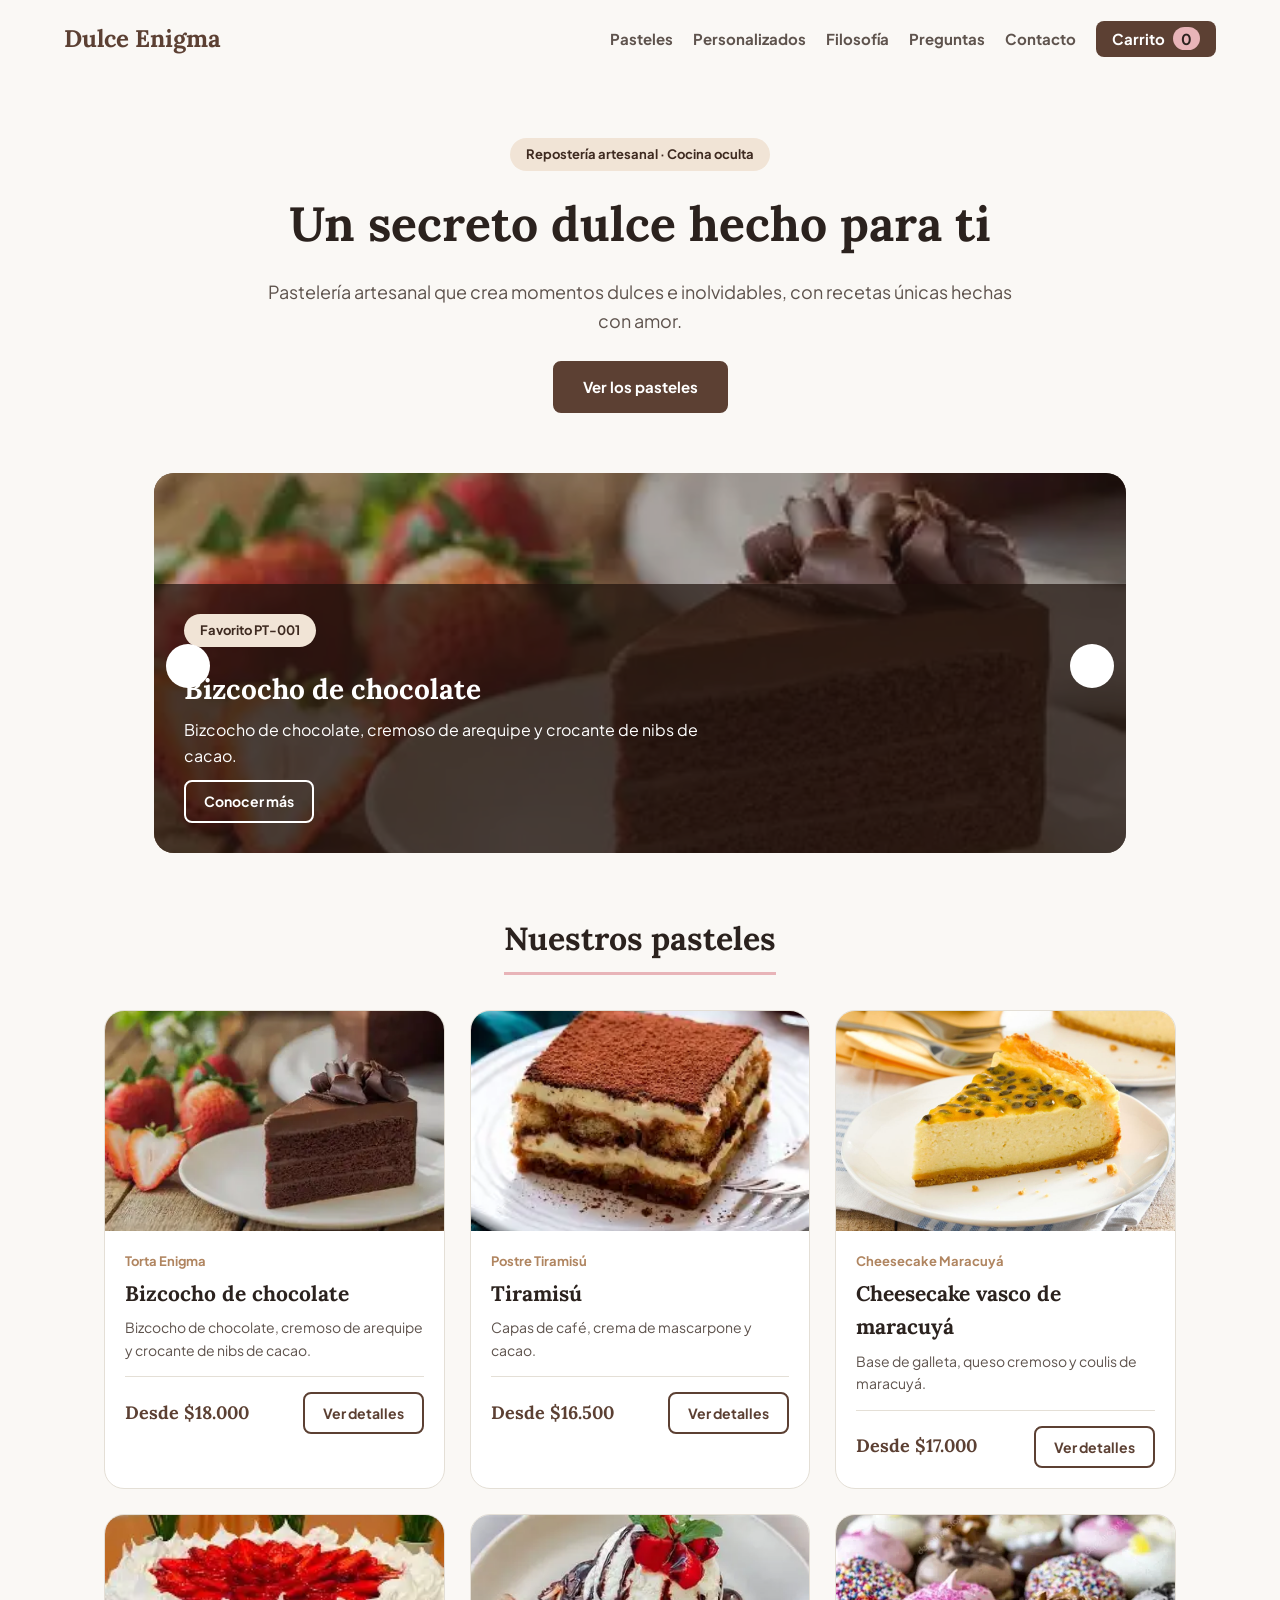
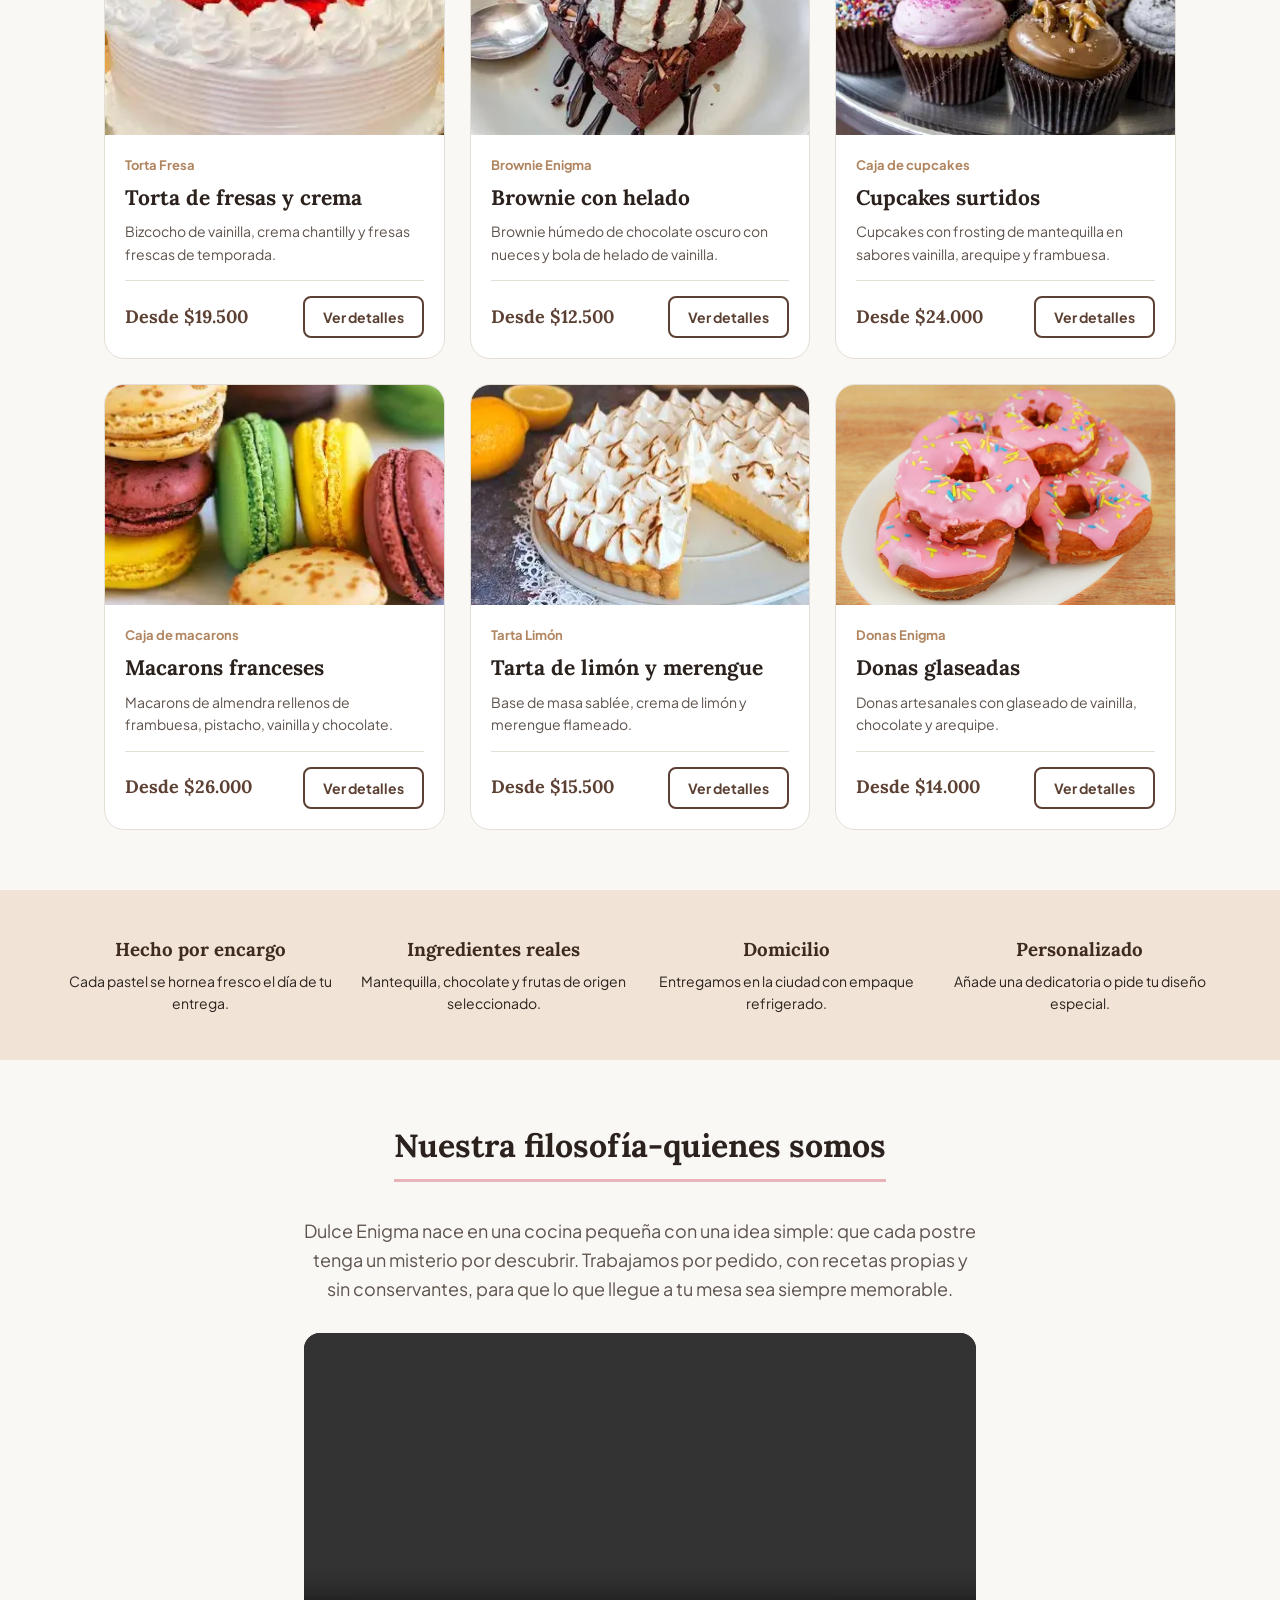
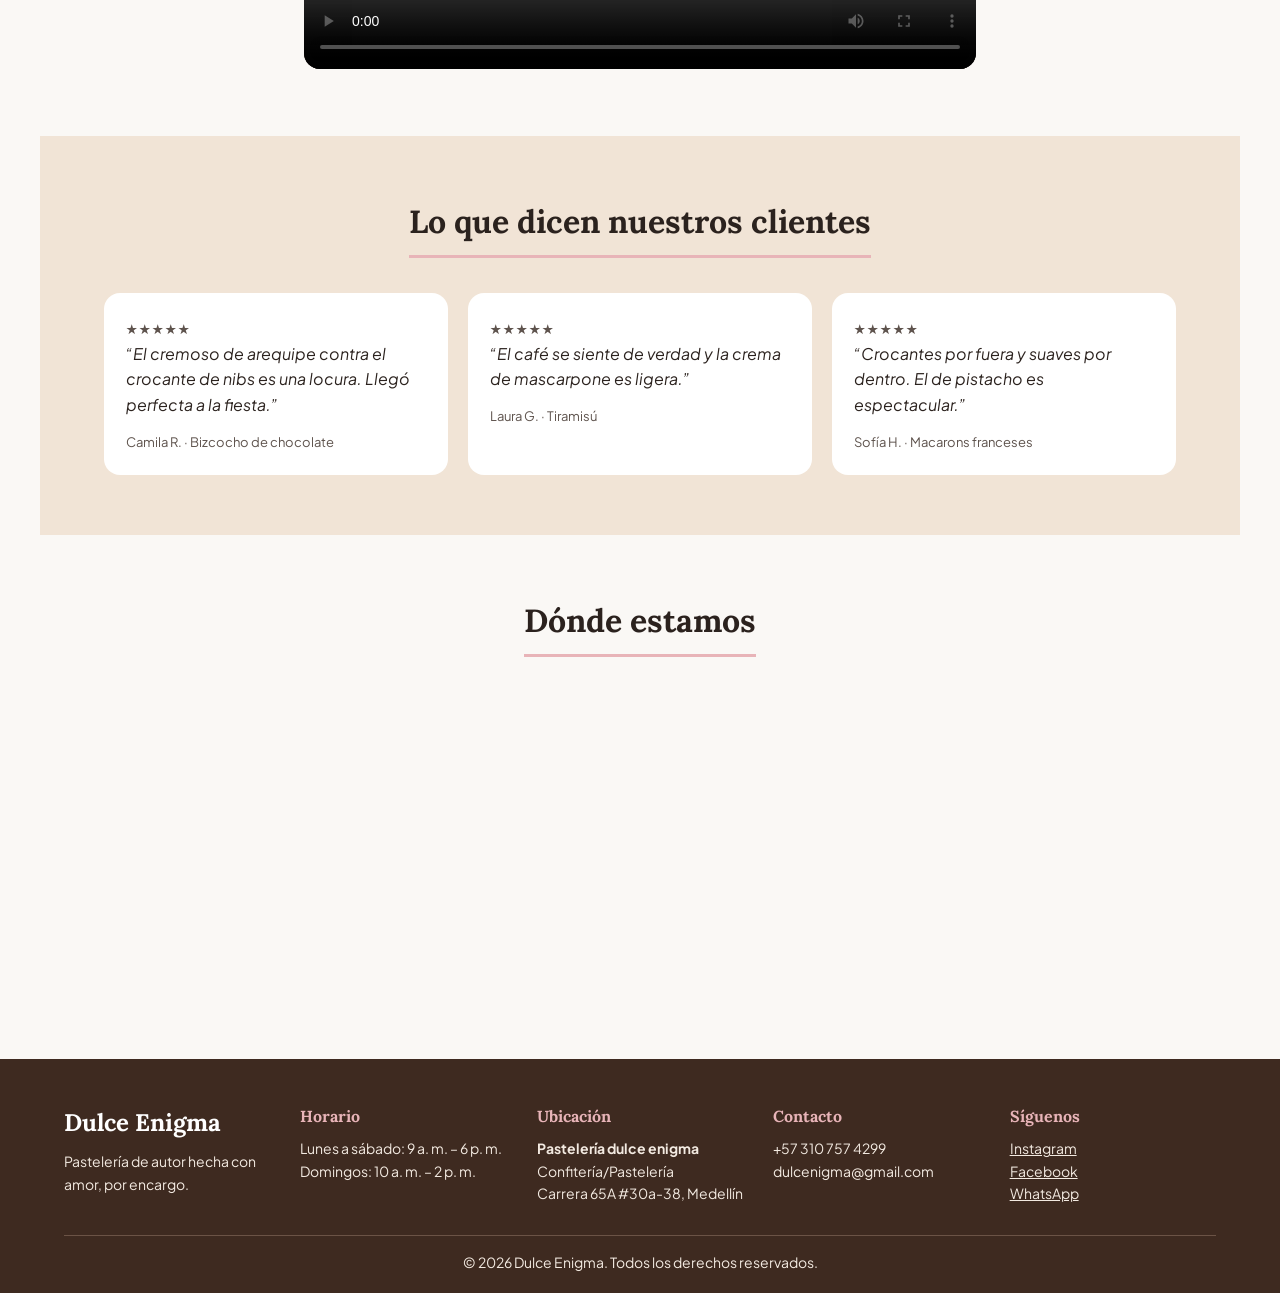
<file: index.html>
<!DOCTYPE html>
<html lang="es">
<head>
  <meta charset="UTF-8">
  <meta name="viewport" content="width=device-width, initial-scale=1.0">
  <title>Dulce Enigma | Pastelería de autor</title>
  <meta name="description" content="Pastelería artesanal en Medellín: tortas, tiramisú, macarons, cupcakes y más. Hechos por encargo, con recetas propias y sin conservantes.">
  <link href="https://fonts.googleapis.com/css2?family=Lora:wght@400..700&family=Plus+Jakarta+Sans:wght@400;500;600;700&display=swap" rel="stylesheet">
  <link rel="stylesheet" href="css/estilos.css">
  <link rel="icon" type="image/png" href="img/pngwing.com.png">
</head>
<body>

  <header class="arriba">
    <div class="nombrebonito">Dulce Enigma</div>
    <nav class="menucito">
      <a href="#pasteles">Pasteles</a>
      <a href="personalizados.html">Personalizados</a>
      <a href="#filosofia">Filosofía</a>
      <a href="preguntas.html">Preguntas</a>
      <a href="#contacto">Contacto</a>
      <a href="pedido.html" class="carritolink">Carrito <span class="numerito">0</span></a>
    </nav>
  </header>

  <section class="principal">
    <span class="bolita1"></span>
    <span class="bolita2"></span>
    <div class="cajaprincipal">
      <span class="sellito">Repostería artesanal · Cocina oculta</span>
      <h1>Un secreto dulce hecho para ti</h1>
      <p>Pastelería artesanal que crea momentos dulces e inolvidables, con recetas únicas hechas con amor.</p>
      <a href="#pasteles" class="botoncito botonfuerte">Ver los pasteles</a>
    </div>
  </section>

  <section class="fotosgrandes" aria-label="Pasteles favoritos">
    <div class="ventanita">
      <div class="tirafotos">
        <div class="diapo" id="diapo1">
          <img src="img/choco.webp" alt="Bizcocho de chocolate">
          <div class="textodiapo">
            <span class="sellito">Favorito PT-001</span>
            <h3>Bizcocho de chocolate</h3>
            <p>Bizcocho de chocolate, cremoso de arequipe y crocante de nibs de cacao.</p>
            <a href="tortaenigma.html" class="botoncito botonblanco">Conocer más</a>
          </div>
          <a class="flechaizq" href="#diapo9" aria-label="Anterior"></a>
          <a class="flechader" href="#diapo2" aria-label="Siguiente"></a>
        </div>
        <div class="diapo" id="diapo2">
          <img src="img/OIP.webp" alt="Tiramisú">
          <div class="textodiapo">
            <span class="sellito">Favorito PT-002</span>
            <h3>Tiramisú</h3>
            <p>Capas de café, crema de mascarpone y cacao.</p>
            <a href="tiramisu.html" class="botoncito botonblanco">Conocer más</a>
          </div>
          <a class="flechaizq" href="#diapo1" aria-label="Anterior"></a>
          <a class="flechader" href="#diapo3" aria-label="Siguiente"></a>
        </div>
        <div class="diapo" id="diapo3">
          <img src="img/0267595dc0970c21aa65ab0ed7edf8da.jpg" alt="Cheesecake vasco de maracuyá">
          <div class="textodiapo">
            <span class="sellito">Favorito PT-003</span>
            <h3>Cheesecake vasco de maracuyá</h3>
            <p>Base de galleta, queso cremoso y coulis de maracuyá.</p>
            <a href="chessecakemaracuya.html" class="botoncito botonblanco">Conocer más</a>
          </div>
          <a class="flechaizq" href="#diapo2" aria-label="Anterior"></a>
          <a class="flechader" href="#diapo4" aria-label="Siguiente"></a>
        </div>
        <div class="diapo" id="diapo4">
          <img src="img/OIP (1).webp" alt="Torta de fresas y crema">
          <div class="textodiapo">
            <span class="sellito">Favorito PT-004</span>
            <h3>Torta de fresas y crema</h3>
            <p>Bizcocho de vainilla, crema chantilly y fresas frescas de temporada.</p>
            <a href="tortafresas.html" class="botoncito botonblanco">Conocer más</a>
          </div>
          <a class="flechaizq" href="#diapo3" aria-label="Anterior"></a>
          <a class="flechader" href="#diapo5" aria-label="Siguiente"></a>
        </div>
        <div class="diapo" id="diapo5">
          <img src="img/OIP (2).webp" alt="Brownie con helado">
          <div class="textodiapo">
            <span class="sellito">Favorito PT-005</span>
            <h3>Brownie con helado</h3>
            <p>Brownie húmedo de chocolate oscuro con nueces y bola de helado de vainilla.</p>
            <a href="brownie.html" class="botoncito botonblanco">Conocer más</a>
          </div>
          <a class="flechaizq" href="#diapo4" aria-label="Anterior"></a>
          <a class="flechader" href="#diapo6" aria-label="Siguiente"></a>
        </div>
        <div class="diapo" id="diapo6">
          <img src="img/OIP (3).webp" alt="Cupcakes surtidos">
          <div class="textodiapo">
            <span class="sellito">Favorito PT-006</span>
            <h3>Cupcakes surtidos</h3>
            <p>Cupcakes con frosting de mantequilla en sabores vainilla, arequipe y frambuesa.</p>
            <a href="cupcake.html" class="botoncito botonblanco">Conocer más</a>
          </div>
          <a class="flechaizq" href="#diapo5" aria-label="Anterior"></a>
          <a class="flechader" href="#diapo7" aria-label="Siguiente"></a>
        </div>
        <div class="diapo" id="diapo7">
          <img src="img/OIP (4).webp" alt="Macarons franceses">
          <div class="textodiapo">
            <span class="sellito">Favorito PT-007</span>
            <h3>Macarons franceses</h3>
            <p>Macarons de almendra rellenos de frambuesa, pistacho, vainilla y chocolate.</p>
            <a href="macarons.html" class="botoncito botonblanco">Conocer más</a>
          </div>
          <a class="flechaizq" href="#diapo6" aria-label="Anterior"></a>
          <a class="flechader" href="#diapo8" aria-label="Siguiente"></a>
        </div>
        <div class="diapo" id="diapo8">
          <img src="img/OIP (5).webp" alt="Tarta de limón y merengue">
          <div class="textodiapo">
            <span class="sellito">Favorito PT-008</span>
            <h3>Tarta de limón y merengue</h3>
            <p>Base de masa sablée, crema de limón y merengue flameado.</p>
            <a href="tartalimon.html" class="botoncito botonblanco">Conocer más</a>
          </div>
          <a class="flechaizq" href="#diapo7" aria-label="Anterior"></a>
          <a class="flechader" href="#diapo9" aria-label="Siguiente"></a>
        </div>
        <div class="diapo" id="diapo9">
          <img src="img/R.jpg" alt="Donas glaseadas">
          <div class="textodiapo">
            <span class="sellito">Favorito PT-009</span>
            <h3>Donas glaseadas</h3>
            <p>Donas artesanales con glaseado de vainilla, chocolate y arequipe.</p>
            <a href="donas.html" class="botoncito botonblanco">Conocer más</a>
          </div>
          <a class="flechaizq" href="#diapo8" aria-label="Anterior"></a>
          <a class="flechader" href="#diapo1" aria-label="Siguiente"></a>
        </div>
      </div>
    </div>
  </section>

  <section id="pasteles" class="zona">
    <h2 class="titulote">Nuestros pasteles</h2>


    <div class="montonpasteles">
      <article class="cajapastel">
        <div class="fotico"><img src="img/choco.webp" alt="Bizcocho de chocolate" loading="lazy"></div>
        <div class="textico">
          <span class="rotulito">Torta Enigma</span>
          <h3>Bizcocho de chocolate</h3>
          <p class="cuentico">Bizcocho de chocolate, cremoso de arequipe y crocante de nibs de cacao.</p>
          <div class="abajito">
            <span class="platica">Desde $18.000</span>
            <a href="tortaenigma.html" class="botoncito">Ver detalles</a>
          </div>
        </div>
      </article>
      <article class="cajapastel">
        <div class="fotico"><img src="img/OIP.webp" alt="Tiramisú" loading="lazy"></div>
        <div class="textico">
          <span class="rotulito">Postre Tiramisú</span>
          <h3>Tiramisú</h3>
          <p class="cuentico">Capas de café, crema de mascarpone y cacao.</p>
          <div class="abajito">
            <span class="platica">Desde $16.500</span>
            <a href="tiramisu.html" class="botoncito">Ver detalles</a>
          </div>
        </div>
      </article>
      <article class="cajapastel">
        <div class="fotico"><img src="img/0267595dc0970c21aa65ab0ed7edf8da.jpg" alt="Cheesecake vasco de maracuyá" loading="lazy"></div>
        <div class="textico">
          <span class="rotulito">Cheesecake Maracuyá</span>
          <h3>Cheesecake vasco de maracuyá</h3>
          <p class="cuentico">Base de galleta, queso cremoso y coulis de maracuyá.</p>
          <div class="abajito">
            <span class="platica">Desde $17.000</span>
            <a href="chessecakemaracuya.html" class="botoncito">Ver detalles</a>
          </div>
        </div>
      </article>
      <article class="cajapastel">
        <div class="fotico"><img src="img/OIP (1).webp" alt="Torta de fresas y crema" loading="lazy"></div>
        <div class="textico">
          <span class="rotulito">Torta Fresa</span>
          <h3>Torta de fresas y crema</h3>
          <p class="cuentico">Bizcocho de vainilla, crema chantilly y fresas frescas de temporada.</p>
          <div class="abajito">
            <span class="platica">Desde $19.500</span>
            <a href="tortafresas.html" class="botoncito">Ver detalles</a>
          </div>
        </div>
      </article>
      <article class="cajapastel">
        <div class="fotico"><img src="img/OIP (2).webp" alt="Brownie con helado" loading="lazy"></div>
        <div class="textico">
          <span class="rotulito">Brownie Enigma</span>
          <h3>Brownie con helado</h3>
          <p class="cuentico">Brownie húmedo de chocolate oscuro con nueces y bola de helado de vainilla.</p>
          <div class="abajito">
            <span class="platica">Desde $12.500</span>
            <a href="brownie.html" class="botoncito">Ver detalles</a>
          </div>
        </div>
      </article>
      <article class="cajapastel">
        <div class="fotico"><img src="img/OIP (3).webp" alt="Cupcakes surtidos" loading="lazy"></div>
        <div class="textico">
          <span class="rotulito">Caja de cupcakes</span>
          <h3>Cupcakes surtidos</h3>
          <p class="cuentico">Cupcakes con frosting de mantequilla en sabores vainilla, arequipe y frambuesa.</p>
          <div class="abajito">
            <span class="platica">Desde $24.000</span>
            <a href="cupcake.html" class="botoncito">Ver detalles</a>
          </div>
        </div>
      </article>
      <article class="cajapastel">
        <div class="fotico"><img src="img/OIP (4).webp" alt="Macarons franceses" loading="lazy"></div>
        <div class="textico">
          <span class="rotulito">Caja de macarons</span>
          <h3>Macarons franceses</h3>
          <p class="cuentico">Macarons de almendra rellenos de frambuesa, pistacho, vainilla y chocolate.</p>
          <div class="abajito">
            <span class="platica">Desde $26.000</span>
            <a href="macarons.html" class="botoncito">Ver detalles</a>
          </div>
        </div>
      </article>
      <article class="cajapastel">
        <div class="fotico"><img src="img/OIP (5).webp" alt="Tarta de limón y merengue" loading="lazy"></div>
        <div class="textico">
          <span class="rotulito">Tarta Limón</span>
          <h3>Tarta de limón y merengue</h3>
          <p class="cuentico">Base de masa sablée, crema de limón y merengue flameado.</p>
          <div class="abajito">
            <span class="platica">Desde $15.500</span>
            <a href="tartalimon.html" class="botoncito">Ver detalles</a>
          </div>
        </div>
      </article>
      <article class="cajapastel">
        <div class="fotico"><img src="img/R.jpg" alt="Donas glaseadas" loading="lazy"></div>
        <div class="textico">
          <span class="rotulito">Donas Enigma</span>
          <h3>Donas glaseadas</h3>
          <p class="cuentico">Donas artesanales con glaseado de vainilla, chocolate y arequipe.</p>
          <div class="abajito">
            <span class="platica">Desde $14.000</span>
            <a href="donas.html" class="botoncito">Ver detalles</a>
          </div>
        </div>
      </article>
    </div>
  </section>

  <section class="ventajas">
    <div><h3>Hecho por encargo</h3><p>Cada pastel se hornea fresco el día de tu entrega.</p></div>
    <div><h3>Ingredientes reales</h3><p>Mantequilla, chocolate y frutas de origen seleccionado.</p></div>
    <div><h3>Domicilio</h3><p>Entregamos en la ciudad con empaque refrigerado.</p></div>
    <div><h3>Personalizado</h3><p>Añade una dedicatoria o pide tu diseño especial.</p></div>
  </section>

  <section id="filosofia" class="zona quienessomos">
    <h2 class="titulote">Nuestra filosofía-quienes somos</h2>
    <p>Dulce Enigma nace en una cocina pequeña con una idea simple: que cada postre tenga un misterio por descubrir. Trabajamos por pedido, con recetas propias y sin conservantes, para que lo que llegue a tu mesa sea siempre memorable.</p>

    <div class="videito">
      <video controls preload="metadata">
        <source src="video/JaciCakes Video Publicitario - Publicidad Pastelería.mp4" type="video/mp4">
        Tu navegador no puede mostrar el video.
      </video>
    </div>
  </section>

  <section class="zona testimonios">
    <h2 class="titulote">Lo que dicen nuestros clientes</h2>
    <div class="filacajitas">
      <div class="comentarioinicio">
        <span class="estrellitas">★★★★★</span>
        <p>“El cremoso de arequipe contra el crocante de nibs es una locura. Llegó perfecta a la fiesta.”</p>
        <span>Camila R. · Bizcocho de chocolate</span>
      </div>
      <div class="comentarioinicio">
        <span class="estrellitas">★★★★★</span>
        <p>“El café se siente de verdad y la crema de mascarpone es ligera.”</p>
        <span>Laura G. · Tiramisú</span>
      </div>
      <div class="comentarioinicio">
        <span class="estrellitas">★★★★★</span>
        <p>“Crocantes por fuera y suaves por dentro. El de pistacho es espectacular.”</p>
        <span>Sofía H. · Macarons franceses</span>
      </div>
    </div>
  </section>

  <section class="zona">
    <h2 class="titulote">Dónde estamos</h2>
    <iframe class="mapita" title="Mapa de la pastelería" loading="lazy"
      src="https://www.google.com/maps?q=Carrera+65A+%2330a-38,+Medell%C3%ADn&output=embed"></iframe>
  </section>

  <footer class="abajotodo" id="contacto">
    <div class="columnitas">
      <div>
        <div class="nombrebonito nombreblanco">Dulce Enigma</div>
        <p>Pastelería de autor hecha con amor, por encargo.</p>
      </div>
      <div>
        <h4>Horario</h4>
        <p>Lunes a sábado: 9 a. m. – 6 p. m.<br>Domingos: 10 a. m. – 2 p. m.</p>
      </div>
      <div>
        <h4>Ubicación</h4>
        <p><strong>Pastelería dulce enigma</strong><br>Confitería/Pastelería<br>Carrera 65A #30a-38, Medellín</p>
      </div>
      <div>
        <h4>Contacto</h4>
        <p>+57 310 757 4299<br>dulcenigma@gmail.com</p>
      </div>
      <div>
        <h4>Síguenos</h4>
        <p><a href="https://www.instagram.com/" target="_blank">Instagram</a><br>
        <a href="https://www.facebook.com/" target="_blank">Facebook</a><br>
        <a href="https://wa.me/573107574299" target="_blank">WhatsApp</a></p>
      </div>
    </div>
    <p class="letrachiquita">© 2026 Dulce Enigma. Todos los derechos reservados.</p>
  </footer>

  <script src="js/carrito.js"></script>
</body>
</html>
</file>
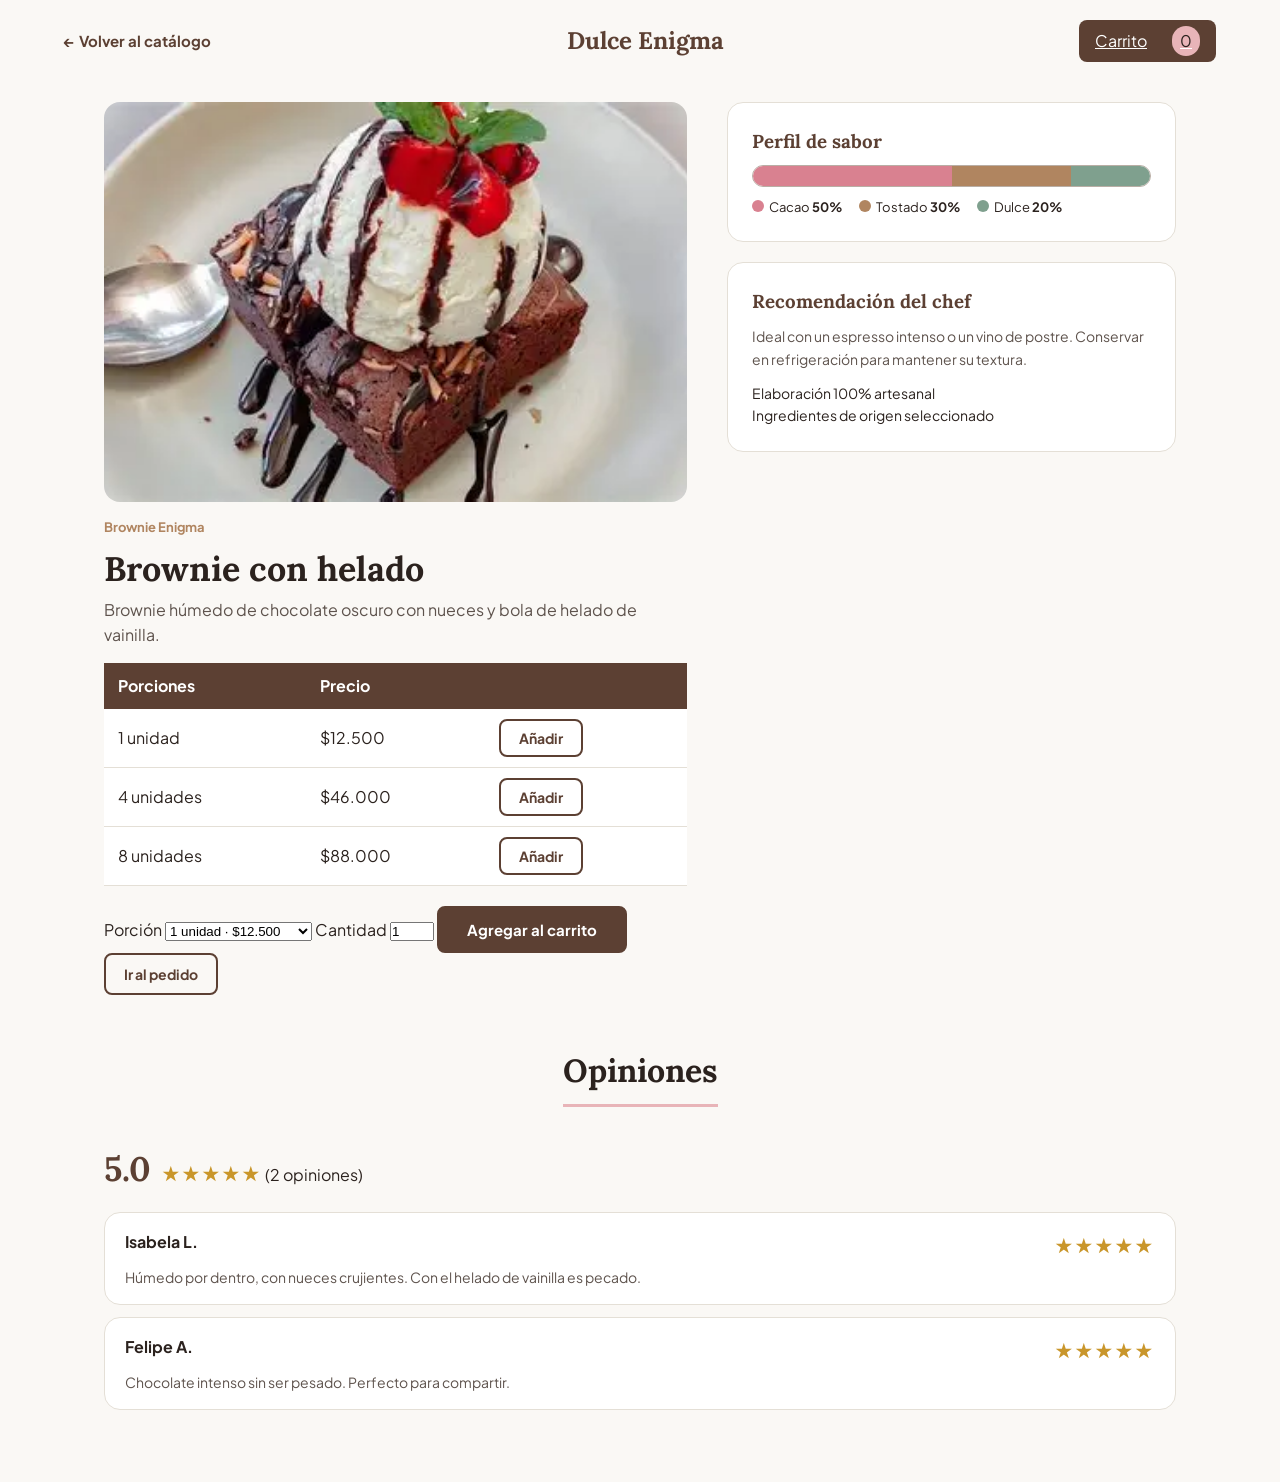
<file: brownie.html>
<!DOCTYPE html>
<html lang="es">
<head>
  <meta charset="UTF-8">
  <meta name="viewport" content="width=device-width, initial-scale=1.0">
  <title>Brownie con helado | Dulce Enigma</title>
  <link href="https://fonts.googleapis.com/css2?family=Lora:wght@400..700&family=Plus+Jakarta+Sans:wght@400;500;600;700&display=swap" rel="stylesheet">
  <link rel="stylesheet" href="css/estilos.css">
  <link rel="icon" type="image/png" href="img/pngwing.com.png">
</head>
<body>

  <header class="arriba">
    <a href="index.html" class="volver">← Volver al catálogo</a>
    <div class="nombrebonito">Dulce Enigma</div>
    <a href="pedido.html" class="menucito carritolink">Carrito <span class="numerito">0</span></a>
  </header>

  <main class="paginapastel">

    <div class="ladoizq">
      <div class="fotogrande">
        <img src="img/OIP (2).webp" alt="Brownie con helado">
      </div>
      <span class="rotulito">Brownie Enigma</span>
      <h1>Brownie con helado</h1>
      <p class="cuentico2">Brownie húmedo de chocolate oscuro con nueces y bola de helado de vainilla.</p>

      <table class="tablita">
        <thead>
          <tr><th>Porciones</th><th>Precio</th><th></th></tr>
        </thead>
        <tbody>
          <tr>
            <td>1 unidad</td>
            <td>$12.500</td>
            <td><button class="botoncito" onclick="agregarAlCarrito('Brownie con helado · 1 unidad', 12500)">Añadir</button></td>
          </tr>
          <tr>
            <td>4 unidades</td>
            <td>$46.000</td>
            <td><button class="botoncito" onclick="agregarAlCarrito('Brownie con helado · 4 unidades', 46000)">Añadir</button></td>
          </tr>
          <tr>
            <td>8 unidades</td>
            <td>$88.000</td>
            <td><button class="botoncito" onclick="agregarAlCarrito('Brownie con helado · 8 unidades', 88000)">Añadir</button></td>
          </tr>
        </tbody>
      </table>

      <div class="agregarpastel">
        <label>Porción
          <select id="listaporciones">
          <option value="12500" data-nombre="Brownie con helado · 1 unidad">1 unidad · $12.500</option>
          <option value="46000" data-nombre="Brownie con helado · 4 unidades">4 unidades · $46.000</option>
          <option value="88000" data-nombre="Brownie con helado · 8 unidades">8 unidades · $88.000</option>
          </select>
        </label>
        <label>Cantidad
          <input type="number" id="cuantos" min="1" max="20" value="1">
        </label>
        <button class="botoncito botonfuerte" onclick="agregarDesdeSelect()">Agregar al carrito</button>
        <a href="pedido.html" class="botoncito">Ir al pedido</a>
      </div>
    </div>

    <div class="ladoder">
      <div class="cajaextra">
        <h3>Perfil de sabor</h3>
        <div class="barrita"><span class="color1" style="width: 50%"></span><span class="color2" style="width: 30%"></span><span class="color3" style="width: 20%"></span></div>
        <ul class="referencias">
          <li><span class="punto color1"></span>Cacao <b>50%</b></li>
          <li><span class="punto color2"></span>Tostado <b>30%</b></li>
          <li><span class="punto color3"></span>Dulce <b>20%</b></li>
        </ul>
      </div>

      <div class="cajaextra">
        <h3>Recomendación del chef</h3>
        <p>Ideal con un espresso intenso o un vino de postre. Conservar en refrigeración para mantener su textura.</p>
        <ul class="consejitos">
       <li> Elaboración 100% artesanal</li>
          <li> Ingredientes de origen seleccionado</li>
        </ul>
      </div>
    </div>

  </main>

  <section class="zonacomentarios">
    <h2 class="titulote">Opiniones</h2>
    <div class="dosladitos">

      <div class="ladocomentarios">
        <p class="resumencomentarios">
          <strong class="promedio">5.0</strong>
          <span class="estrellitas">★★★★★</span>
          <span>(2 opiniones)</span>
        </p>
        <div>
          <article class="cajacomentario" data-nota="5">
            <div><strong>Isabela L.</strong><span class="estrellitas">★★★★★</span></div>
            <p>Húmedo por dentro, con nueces crujientes. Con el helado de vainilla es pecado.</p>
          </article>
          <article class="cajacomentario" data-nota="5">
            <div><strong>Felipe A.</strong><span class="estrellitas">★★★★★</span></div>
            <p>Chocolate intenso sin ser pesado. Perfecto para compartir.</p>
          </article>
        </div>
      </div>


    </div>
  </section>

  <script src="js/carrito.js"></script>
</body>
</html>
</file>
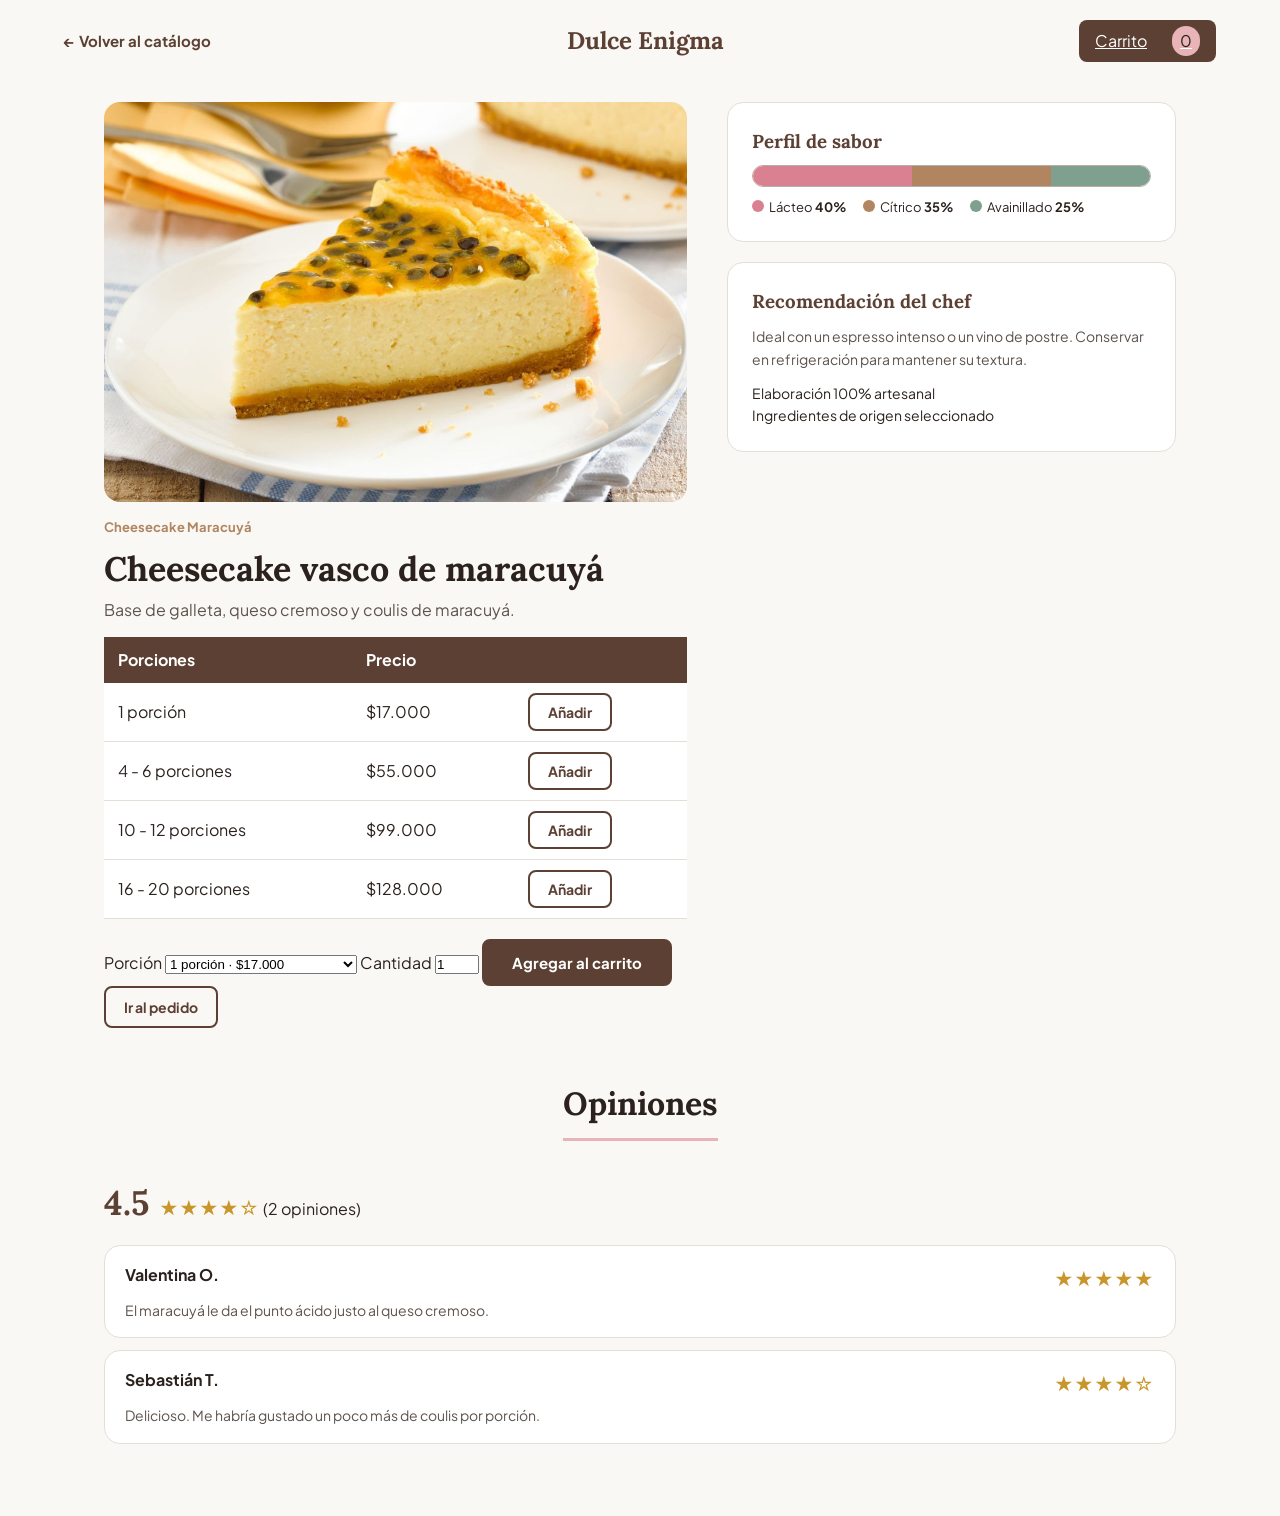
<file: chessecakemaracuya.html>
<!DOCTYPE html>
<html lang="es">
<head>
  <meta charset="UTF-8">
  <meta name="viewport" content="width=device-width, initial-scale=1.0">
  <title>Cheesecake vasco de maracuyá | Dulce Enigma</title>
  <link href="https://fonts.googleapis.com/css2?family=Lora:wght@400..700&family=Plus+Jakarta+Sans:wght@400;500;600;700&display=swap" rel="stylesheet">
  <link rel="stylesheet" href="css/estilos.css">
  <link rel="icon" type="image/png" href="img/pngwing.com.png">
</head>
<body>

  <header class="arriba">
    <a href="index.html" class="volver">← Volver al catálogo</a>
    <div class="nombrebonito">Dulce Enigma</div>
    <a href="pedido.html" class="menucito carritolink">Carrito <span class="numerito">0</span></a>
  </header>

  <main class="paginapastel">

    <div class="ladoizq">
      <div class="fotogrande">
        <img src="img/0267595dc0970c21aa65ab0ed7edf8da.jpg" alt="Cheesecake vasco de maracuyá">
      </div>
      <span class="rotulito">Cheesecake Maracuyá</span>
      <h1>Cheesecake vasco de maracuyá</h1>
      <p class="cuentico2">Base de galleta, queso cremoso y coulis de maracuyá.</p>

      <table class="tablita">
        <thead>
          <tr><th>Porciones</th><th>Precio</th><th></th></tr>
        </thead>
        <tbody>
          <tr>
            <td>1 porción</td>
            <td>$17.000</td>
            <td><button class="botoncito" onclick="agregarAlCarrito('Cheesecake vasco de maracuyá · 1 porción', 17000)">Añadir</button></td>
          </tr>
          <tr>
            <td>4 - 6 porciones</td>
            <td>$55.000</td>
            <td><button class="botoncito" onclick="agregarAlCarrito('Cheesecake vasco de maracuyá · 4 - 6 porciones', 55000)">Añadir</button></td>
          </tr>
          <tr>
            <td>10 - 12 porciones</td>
            <td>$99.000</td>
            <td><button class="botoncito" onclick="agregarAlCarrito('Cheesecake vasco de maracuyá · 10 - 12 porciones', 99000)">Añadir</button></td>
          </tr>
          <tr>
            <td>16 - 20 porciones</td>
            <td>$128.000</td>
            <td><button class="botoncito" onclick="agregarAlCarrito('Cheesecake vasco de maracuyá · 16 - 20 porciones', 128000)">Añadir</button></td>
          </tr>
        </tbody>
      </table>

      <div class="agregarpastel">
        <label>Porción
          <select id="listaporciones">
          <option value="17000" data-nombre="Cheesecake vasco de maracuyá · 1 porción">1 porción · $17.000</option>
          <option value="55000" data-nombre="Cheesecake vasco de maracuyá · 4 - 6 porciones">4 - 6 porciones · $55.000</option>
          <option value="99000" data-nombre="Cheesecake vasco de maracuyá · 10 - 12 porciones">10 - 12 porciones · $99.000</option>
          <option value="128000" data-nombre="Cheesecake vasco de maracuyá · 16 - 20 porciones">16 - 20 porciones · $128.000</option>
          </select>
        </label>
        <label>Cantidad
          <input type="number" id="cuantos" min="1" max="20" value="1">
        </label>
        <button class="botoncito botonfuerte" onclick="agregarDesdeSelect()">Agregar al carrito</button>
        <a href="pedido.html" class="botoncito">Ir al pedido</a>
      </div>
    </div>

    <div class="ladoder">
      <div class="cajaextra">
        <h3>Perfil de sabor</h3>

        <div class="barrita"><span class="color1" style="width: 40%"></span><span class="color2" style="width: 35%"></span><span class="color3" style="width: 25%"></span></div>
        <ul class="referencias">
          <li><span class="punto color1"></span>Lácteo <b>40%</b></li>
          <li><span class="punto color2"></span>Cítrico <b>35%</b></li>
          <li><span class="punto color3"></span>Avainillado <b>25%</b></li>
        </ul>
      </div>

      <div class="cajaextra">
        <h3>Recomendación del chef</h3>
        <p>Ideal con un espresso intenso o un vino de postre. Conservar en refrigeración para mantener su textura.</p>
        <ul class="consejitos">
          <li> Elaboración 100% artesanal</li>
          <li> Ingredientes de origen seleccionado</li>
        </ul>
      </div>
    </div>

  </main>

  <section class="zonacomentarios">
    <h2 class="titulote">Opiniones</h2>
    <div class="dosladitos">

      <div class="ladocomentarios">
        <p class="resumencomentarios">
          <strong class="promedio">4.5</strong>
          <span class="estrellitas">★★★★☆</span>
          <span>(2 opiniones)</span>
        </p>
        <div>
          <article class="cajacomentario" data-nota="5">
            <div><strong>Valentina O.</strong><span class="estrellitas">★★★★★</span></div>
            <p>El maracuyá le da el punto ácido justo al queso cremoso.</p>
          </article>
          <article class="cajacomentario" data-nota="4">
            <div><strong>Sebastián T.</strong><span class="estrellitas">★★★★☆</span></div>
            <p>Delicioso. Me habría gustado un poco más de coulis por porción.</p>
          </article>
        </div>
      </div>


    </div>
  </section>

  <script src="js/carrito.js"></script>
</body>
</html>
</file>
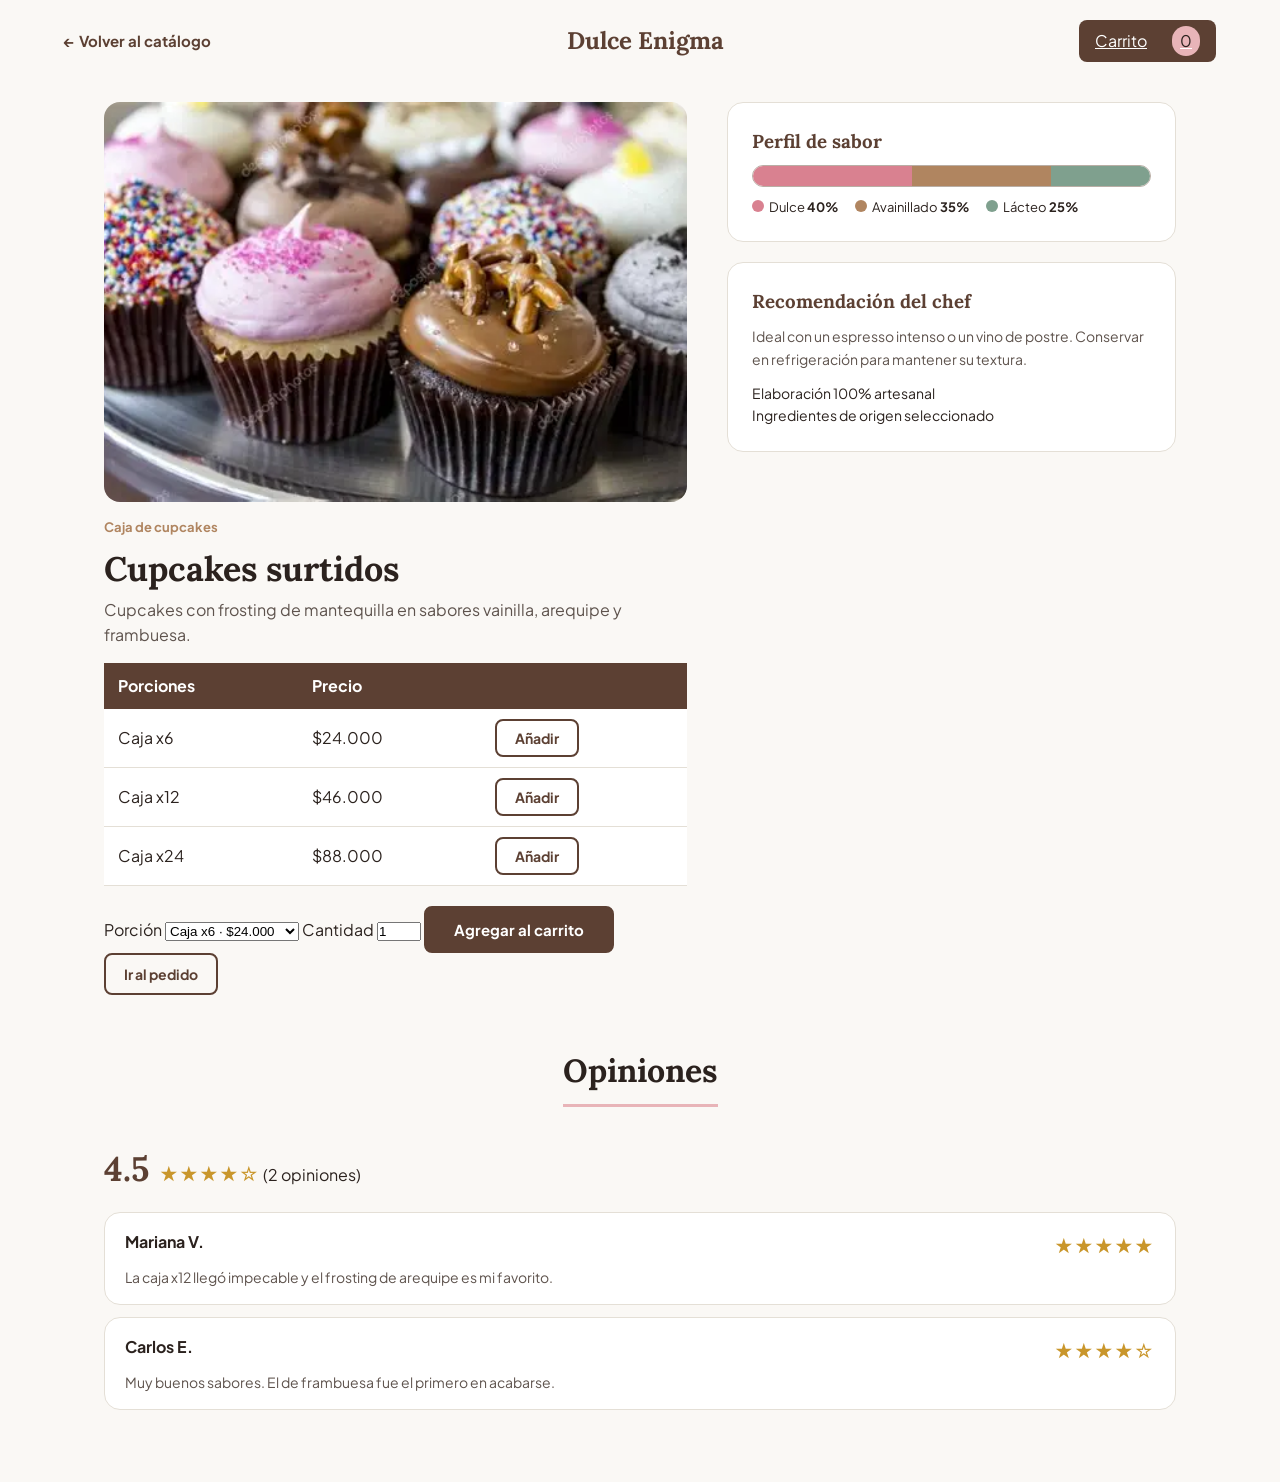
<file: cupcake.html>
<!DOCTYPE html>
<html lang="es">
<head>
  <meta charset="UTF-8">
  <meta name="viewport" content="width=device-width, initial-scale=1.0">
  <title>Cupcakes surtidos | Dulce Enigma</title>
  <link href="https://fonts.googleapis.com/css2?family=Lora:wght@400..700&family=Plus+Jakarta+Sans:wght@400;500;600;700&display=swap" rel="stylesheet">
  <link rel="stylesheet" href="css/estilos.css">
  <link rel="icon" type="image/png" href="img/pngwing.com.png">
</head>
<body>

  <header class="arriba">
    <a href="index.html" class="volver">← Volver al catálogo</a>
    <div class="nombrebonito">Dulce Enigma</div>
    <a href="pedido.html" class="menucito carritolink">Carrito <span class="numerito">0</span></a>
  </header>

  <main class="paginapastel">

    <div class="ladoizq">
      <div class="fotogrande">
        <img src="img/OIP (3).webp" alt="Cupcakes surtidos">
      </div>
      <span class="rotulito">Caja de cupcakes</span>
      <h1>Cupcakes surtidos</h1>
      <p class="cuentico2">Cupcakes con frosting de mantequilla en sabores vainilla, arequipe y frambuesa.</p>

      <table class="tablita">
        <thead>
          <tr><th>Porciones</th><th>Precio</th><th></th></tr>
        </thead>
        <tbody>
          <tr>
            <td>Caja x6</td>
            <td>$24.000</td>
            <td><button class="botoncito" onclick="agregarAlCarrito('Cupcakes surtidos · Caja x6', 24000)">Añadir</button></td>
          </tr>
          <tr>
            <td>Caja x12</td>
            <td>$46.000</td>
            <td><button class="botoncito" onclick="agregarAlCarrito('Cupcakes surtidos · Caja x12', 46000)">Añadir</button></td>
          </tr>
          <tr>
            <td>Caja x24</td>
            <td>$88.000</td>
            <td><button class="botoncito" onclick="agregarAlCarrito('Cupcakes surtidos · Caja x24', 88000)">Añadir</button></td>
          </tr>
        </tbody>
      </table>

      <div class="agregarpastel">
        <label>Porción
          <select id="listaporciones">
          <option value="24000" data-nombre="Cupcakes surtidos · Caja x6">Caja x6 · $24.000</option>
          <option value="46000" data-nombre="Cupcakes surtidos · Caja x12">Caja x12 · $46.000</option>
          <option value="88000" data-nombre="Cupcakes surtidos · Caja x24">Caja x24 · $88.000</option>
          </select>
        </label>
        <label>Cantidad
          <input type="number" id="cuantos" min="1" max="20" value="1">
        </label>
        <button class="botoncito botonfuerte" onclick="agregarDesdeSelect()">Agregar al carrito</button>
        <a href="pedido.html" class="botoncito">Ir al pedido</a>
      </div>
    </div>

    <div class="ladoder">
      <div class="cajaextra">
        <h3>Perfil de sabor</h3>
        <div class="barrita"><span class="color1" style="width: 40%"></span><span class="color2" style="width: 35%"></span><span class="color3" style="width: 25%"></span></div>
        <ul class="referencias">
          <li><span class="punto color1"></span>Dulce <b>40%</b></li>
          <li><span class="punto color2"></span>Avainillado <b>35%</b></li>
          <li><span class="punto color3"></span>Lácteo <b>25%</b></li>
        </ul>
      </div>

      <div class="cajaextra">
        <h3>Recomendación del chef</h3>
        <p>Ideal con un espresso intenso o un vino de postre. Conservar en refrigeración para mantener su textura.</p>
        <ul class="consejitos">
          <li> Elaboración 100% artesanal</li>
          <li>Ingredientes de origen seleccionado</li>
        </ul>
      </div>
    </div>

  </main>

  <section class="zonacomentarios">
    <h2 class="titulote">Opiniones</h2>
    <div class="dosladitos">

      <div class="ladocomentarios">
        <p class="resumencomentarios">
          <strong class="promedio">4.5</strong>
          <span class="estrellitas">★★★★☆</span>
          <span>(2 opiniones)</span>
        </p>
        <div>
          <article class="cajacomentario" data-nota="5">
            <div><strong>Mariana V.</strong><span class="estrellitas">★★★★★</span></div>
            <p>La caja x12 llegó impecable y el frosting de arequipe es mi favorito.</p>
          </article>
          <article class="cajacomentario" data-nota="4">
            <div><strong>Carlos E.</strong><span class="estrellitas">★★★★☆</span></div>
            <p>Muy buenos sabores. El de frambuesa fue el primero en acabarse.</p>
          </article>
        </div>
      </div>


    </div>
  </section>

  <script src="js/carrito.js"></script>
</body>
</html>
</file>
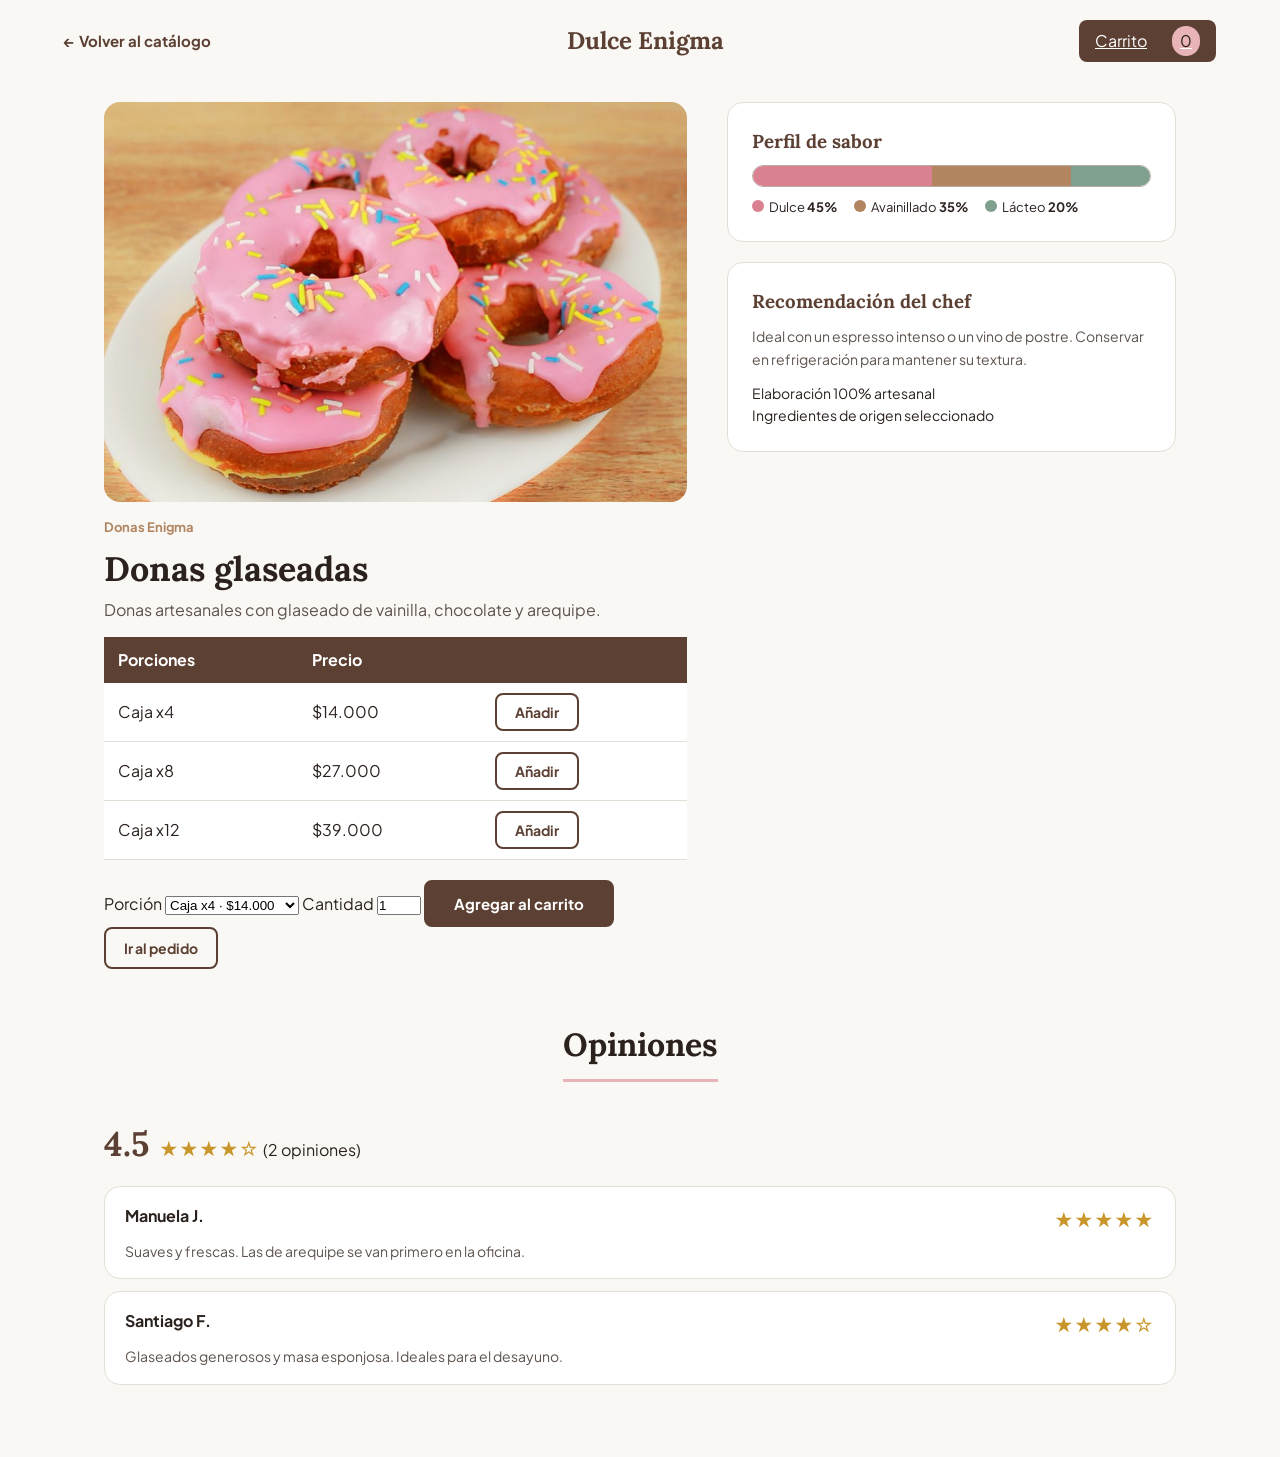
<file: donas.html>
<!DOCTYPE html>
<html lang="es">
<head>
  <meta charset="UTF-8">
  <meta name="viewport" content="width=device-width, initial-scale=1.0">
  <title>Donas glaseadas | Dulce Enigma</title>
  <link href="https://fonts.googleapis.com/css2?family=Lora:wght@400..700&family=Plus+Jakarta+Sans:wght@400;500;600;700&display=swap" rel="stylesheet">
  <link rel="stylesheet" href="css/estilos.css">
  <link rel="icon" type="image/png" href="img/pngwing.com.png">
</head>
<body>

  <header class="arriba">
    <a href="index.html" class="volver">← Volver al catálogo</a>
    <div class="nombrebonito">Dulce Enigma</div>
    <a href="pedido.html" class="menucito carritolink">Carrito <span class="numerito">0</span></a>
  </header>

  <main class="paginapastel">

    <div class="ladoizq">
      <div class="fotogrande">
        <img src="img/R.jpg" alt="Donas glaseadas">
      </div>
      <span class="rotulito">Donas Enigma</span>
      <h1>Donas glaseadas</h1>
      <p class="cuentico2">Donas artesanales con glaseado de vainilla, chocolate y arequipe.</p>

      <table class="tablita">
        <thead>
          <tr><th>Porciones</th><th>Precio</th><th></th></tr>
        </thead>
        <tbody>
          <tr>
            <td>Caja x4</td>
            <td>$14.000</td>
            <td><button class="botoncito" onclick="agregarAlCarrito('Donas glaseadas · Caja x4', 14000)">Añadir</button></td>
          </tr>
          <tr>
            <td>Caja x8</td>
            <td>$27.000</td>
            <td><button class="botoncito" onclick="agregarAlCarrito('Donas glaseadas · Caja x8', 27000)">Añadir</button></td>
          </tr>
          <tr>
            <td>Caja x12</td>
            <td>$39.000</td>
            <td><button class="botoncito" onclick="agregarAlCarrito('Donas glaseadas · Caja x12', 39000)">Añadir</button></td>
          </tr>
        </tbody>
      </table>

      <div class="agregarpastel">
        <label>Porción
          <select id="listaporciones">
          <option value="14000" data-nombre="Donas glaseadas · Caja x4">Caja x4 · $14.000</option>
          <option value="27000" data-nombre="Donas glaseadas · Caja x8">Caja x8 · $27.000</option>
          <option value="39000" data-nombre="Donas glaseadas · Caja x12">Caja x12 · $39.000</option>
          </select>
        </label>
        <label>Cantidad
          <input type="number" id="cuantos" min="1" max="20" value="1">
        </label>
        <button class="botoncito botonfuerte" onclick="agregarDesdeSelect()">Agregar al carrito</button>
        <a href="pedido.html" class="botoncito">Ir al pedido</a>
      </div>
    </div>

    <div class="ladoder">
      <div class="cajaextra">
        <h3>Perfil de sabor</h3>
        <div class="barrita"><span class="color1" style="width: 45%"></span><span class="color2" style="width: 35%"></span><span class="color3" style="width: 20%"></span></div>
        <ul class="referencias">
          <li><span class="punto color1"></span>Dulce <b>45%</b></li>
          <li><span class="punto color2"></span>Avainillado <b>35%</b></li>
          <li><span class="punto color3"></span>Lácteo <b>20%</b></li>
        </ul>
      </div>

      <div class="cajaextra">
        <h3>Recomendación del chef</h3>
        <p>Ideal con un espresso intenso o un vino de postre. Conservar en refrigeración para mantener su textura.</p>
        <ul class="consejitos">
          <li> Elaboración 100% artesanal</li>
          <li> Ingredientes de origen seleccionado</li>
        </ul>
      </div>
    </div>

  </main>

  <section class="zonacomentarios">
    <h2 class="titulote">Opiniones</h2>
    <div class="dosladitos">

      <div class="ladocomentarios">
        <p class="resumencomentarios">
          <strong class="promedio">4.5</strong>
          <span class="estrellitas">★★★★☆</span>
          <span>(2 opiniones)</span>
        </p>
        <div>
          <article class="cajacomentario" data-nota="5">
            <div><strong>Manuela J.</strong><span class="estrellitas">★★★★★</span></div>
            <p>Suaves y frescas. Las de arequipe se van primero en la oficina.</p>
          </article>
          <article class="cajacomentario" data-nota="4">
            <div><strong>Santiago F.</strong><span class="estrellitas">★★★★☆</span></div>
            <p>Glaseados generosos y masa esponjosa. Ideales para el desayuno.</p>
          </article>
        </div>
      </div>


    </div>
  </section>

  <script src="js/carrito.js"></script>
</body>
</html>
</file>
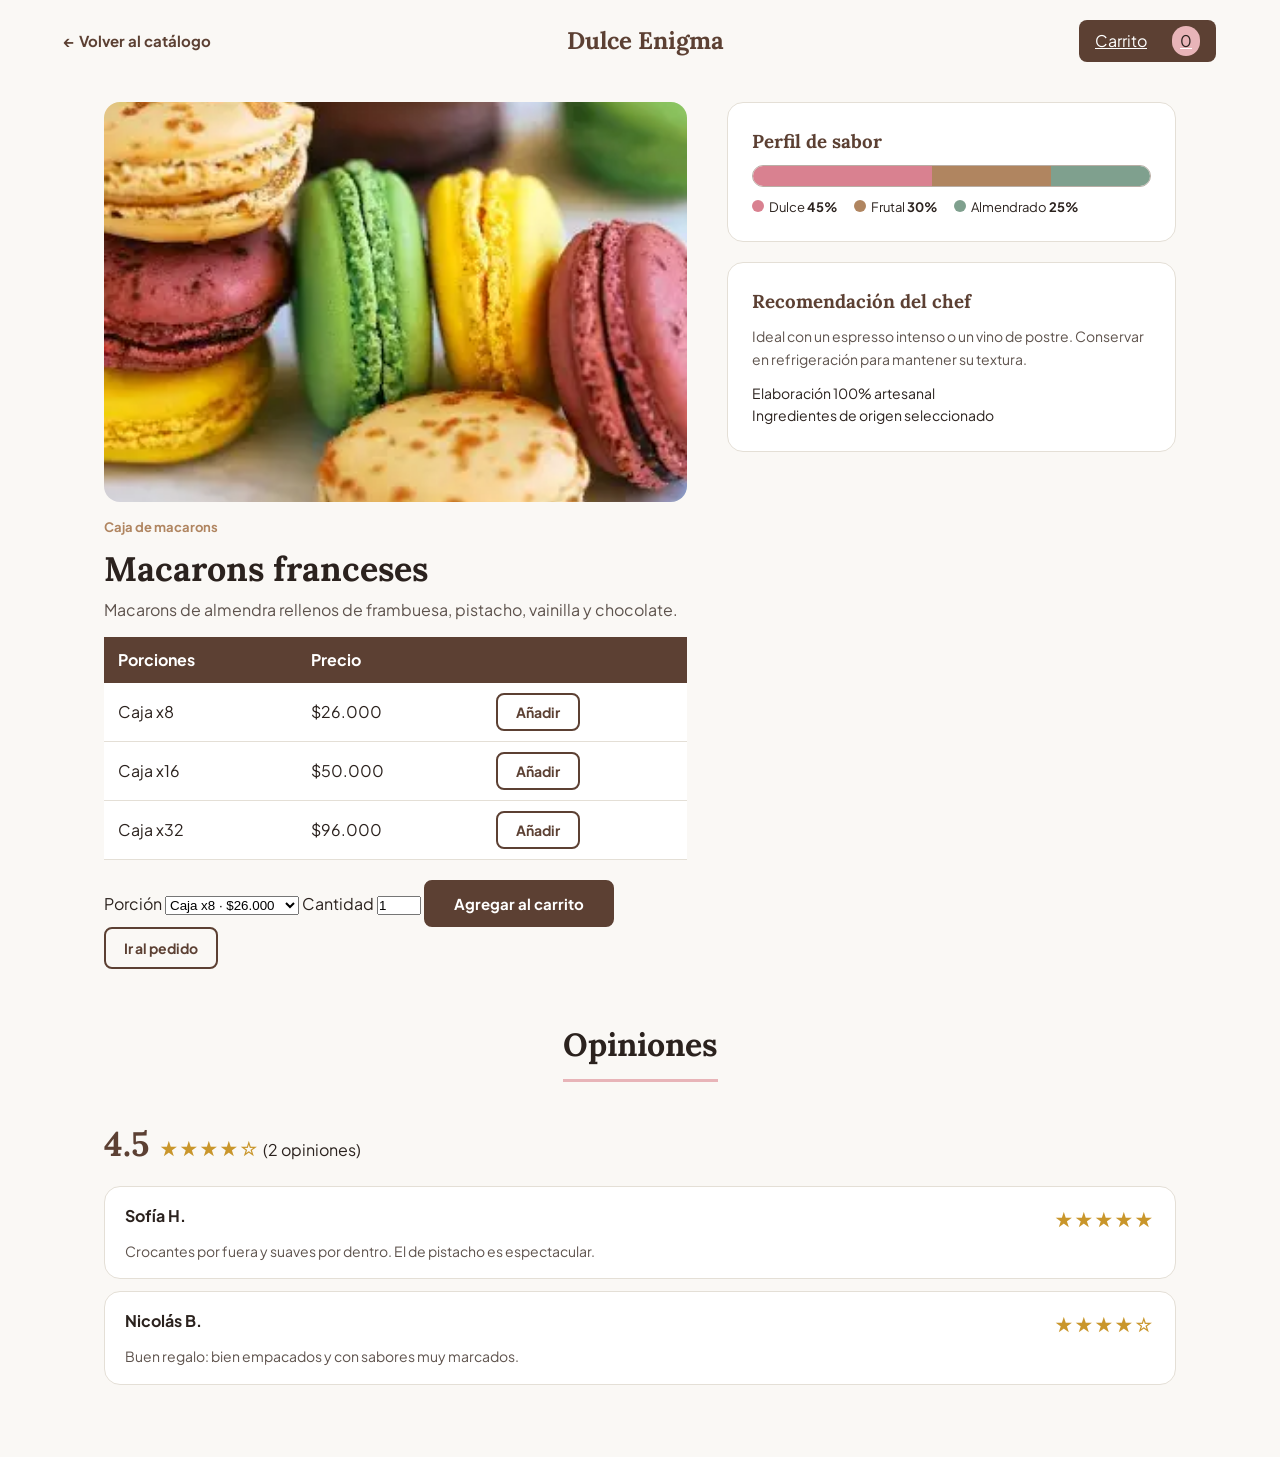
<file: macarons.html>
<!DOCTYPE html>
<html lang="es">
<head>
  <meta charset="UTF-8">
  <meta name="viewport" content="width=device-width, initial-scale=1.0">
  <title>Macarons franceses | Dulce Enigma</title>
  <link href="https://fonts.googleapis.com/css2?family=Lora:wght@400..700&family=Plus+Jakarta+Sans:wght@400;500;600;700&display=swap" rel="stylesheet">
  <link rel="stylesheet" href="css/estilos.css">
  <link rel="icon" type="image/png" href="img/pngwing.com.png">
</head>
<body>

  <header class="arriba">
    <a href="index.html" class="volver">← Volver al catálogo</a>
    <div class="nombrebonito">Dulce Enigma</div>
    <a href="pedido.html" class="menucito carritolink">Carrito <span class="numerito">0</span></a>
  </header>

  <main class="paginapastel">

    <div class="ladoizq">
      <div class="fotogrande">
        <img src="img/OIP (4).webp" alt="Macarons franceses">
      </div>
      <span class="rotulito">Caja de macarons</span>
      <h1>Macarons franceses</h1>
      <p class="cuentico2">Macarons de almendra rellenos de frambuesa, pistacho, vainilla y chocolate.</p>

      <table class="tablita">
        <thead>
          <tr><th>Porciones</th><th>Precio</th><th></th></tr>
        </thead>
        <tbody>
          <tr>
            <td>Caja x8</td>
            <td>$26.000</td>
            <td><button class="botoncito" onclick="agregarAlCarrito('Macarons franceses · Caja x8', 26000)">Añadir</button></td>
          </tr>
          <tr>
            <td>Caja x16</td>
            <td>$50.000</td>
            <td><button class="botoncito" onclick="agregarAlCarrito('Macarons franceses · Caja x16', 50000)">Añadir</button></td>
          </tr>
          <tr>
            <td>Caja x32</td>
            <td>$96.000</td>
            <td><button class="botoncito" onclick="agregarAlCarrito('Macarons franceses · Caja x32', 96000)">Añadir</button></td>
          </tr>
        </tbody>
      </table>

      <div class="agregarpastel">
        <label>Porción
          <select id="listaporciones">
          <option value="26000" data-nombre="Macarons franceses · Caja x8">Caja x8 · $26.000</option>
          <option value="50000" data-nombre="Macarons franceses · Caja x16">Caja x16 · $50.000</option>
          <option value="96000" data-nombre="Macarons franceses · Caja x32">Caja x32 · $96.000</option>
          </select>
        </label>
        <label>Cantidad
          <input type="number" id="cuantos" min="1" max="20" value="1">
        </label>
        <button class="botoncito botonfuerte" onclick="agregarDesdeSelect()">Agregar al carrito</button>
        <a href="pedido.html" class="botoncito">Ir al pedido</a>
      </div>
    </div>

    <div class="ladoder">
      <div class="cajaextra">
        <h3>Perfil de sabor</h3>
        <div class="barrita"><span class="color1" style="width: 45%"></span><span class="color2" style="width: 30%"></span><span class="color3" style="width: 25%"></span></div>
        <ul class="referencias">
          <li><span class="punto color1"></span>Dulce <b>45%</b></li>
          <li><span class="punto color2"></span>Frutal <b>30%</b></li>
          <li><span class="punto color3"></span>Almendrado <b>25%</b></li>
        </ul>
      </div>

      <div class="cajaextra">
        <h3>Recomendación del chef</h3>
        <p>Ideal con un espresso intenso o un vino de postre. Conservar en refrigeración para mantener su textura.</p>
        <ul class="consejitos">
          <li> Elaboración 100% artesanal</li>
          <li>Ingredientes de origen seleccionado</li>
        </ul>
      </div>
    </div>

  </main>

  <section class="zonacomentarios">
    <h2 class="titulote">Opiniones</h2>
    <div class="dosladitos">

      <div class="ladocomentarios">
        <p class="resumencomentarios">
          <strong class="promedio">4.5</strong>
          <span class="estrellitas">★★★★☆</span>
          <span>(2 opiniones)</span>
        </p>
        <div>
          <article class="cajacomentario" data-nota="5">
            <div><strong>Sofía H.</strong><span class="estrellitas">★★★★★</span></div>
            <p>Crocantes por fuera y suaves por dentro. El de pistacho es espectacular.</p>
          </article>
          <article class="cajacomentario" data-nota="4">
            <div><strong>Nicolás B.</strong><span class="estrellitas">★★★★☆</span></div>
            <p>Buen regalo: bien empacados y con sabores muy marcados.</p>
          </article>
        </div>
      </div>


    </div>
  </section>

  <script src="js/carrito.js"></script>
</body>
</html>
</file>
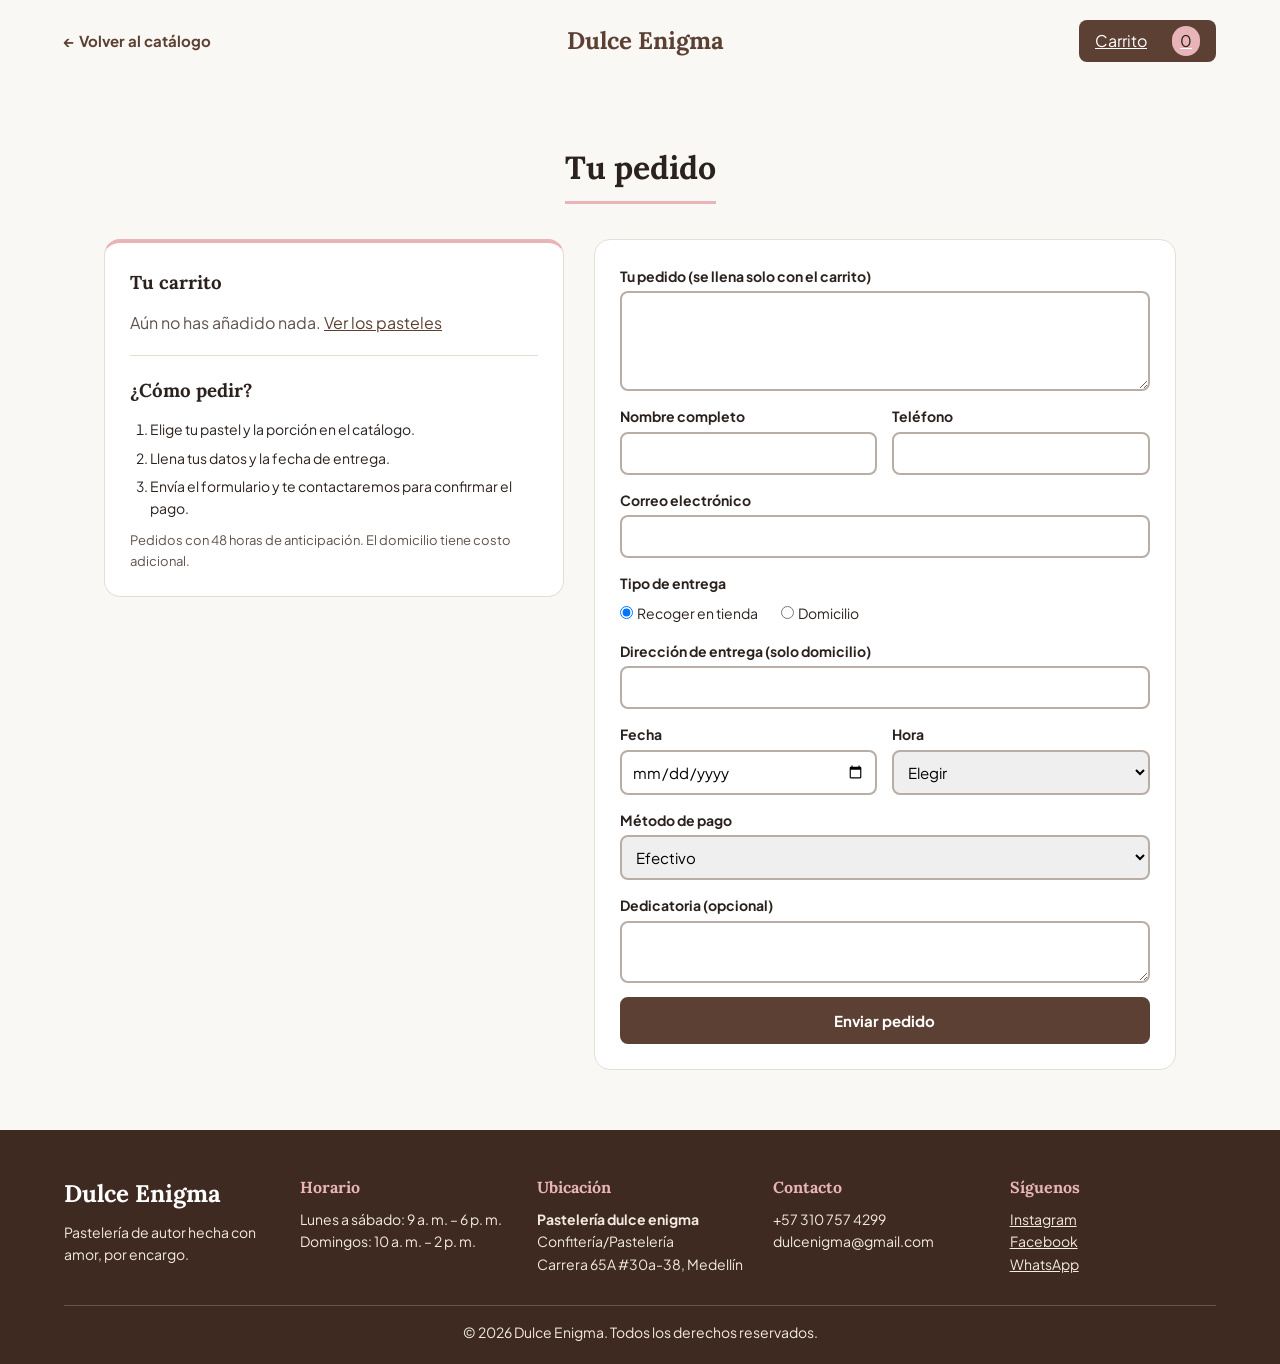
<file: pedido.html>
<!DOCTYPE html>
<html lang="es">
<head>
  <meta charset="UTF-8">
  <meta name="viewport" content="width=device-width, initial-scale=1.0">
  <title>Tu pedido | Dulce Enigma</title>
  <link href="https://fonts.googleapis.com/css2?family=Lora:wght@400..700&family=Plus+Jakarta+Sans:wght@400;500;600;700&display=swap" rel="stylesheet">
  <link rel="stylesheet" href="css/estilos.css">
  <link rel="icon" type="image/png" href="img/pngwing.com.png">
</head>
<body>

  <header class="arriba">
    <a href="index.html" class="volver">← Volver al catálogo</a>
    <div class="nombrebonito">Dulce Enigma</div>
    <a href="pedido.html" class="menucito carritolink">Carrito <span class="numerito">0</span></a>
  </header>

  <main class="zona">
    <h1 class="titulote">Tu pedido</h1>
    <div class="zonapedido">

      <section class="cuentas">
        <h3>Tu carrito</h3>
        <p class="vacio" id="mensajevacio">Aún no has añadido nada. <a href="index.html#pasteles">Ver los pasteles</a></p>
        <ul class="listacompras" id="listacompras"></ul>
        <div id="piecarrito" style="display: none;">
          <p class="totalcito totalgrande"><span>Total</span><span id="total">$0</span></p>
          <button type="button" class="vaciartodo" onclick="vaciarCarrito()">Vaciar carrito</button>
        </div>

        <hr class="linea">
        <h3>¿Cómo pedir?</h3>
        <ol class="pasos">
          <li>Elige tu pastel y la porción en el catálogo.</li>
          <li>Llena tus datos y la fecha de entrega.</li>
          <li>Envía el formulario y te contactaremos para confirmar el pago.</li>
        </ol>
        <p class="notita">Pedidos con 48 horas de anticipación. El domicilio tiene costo adicional.</p>
      </section>

      <form class="datitos" action="#" method="post" enctype="text/plain">
        <label>Tu pedido (se llena solo con el carrito)
          <textarea name="pedido" id="pedidotexto" rows="4" required></textarea>
        </label>

        <div class="filita">
          <label>Nombre completo
            <input type="text" id="nombre" name="nombre" required autocomplete="name">
          </label>
          <label>Teléfono
            <input type="tel" id="telefono" name="telefono" required autocomplete="tel">
          </label>
        </div>

        <label>Correo electrónico
          <input type="email" id="correo" name="correo" required autocomplete="email">
        </label>

        <fieldset>
          <legend>Tipo de entrega</legend>
          <label class="opcion"><input type="radio" name="entrega" value="recogida" checked> Recoger en tienda</label>
          <label class="opcion"><input type="radio" name="entrega" value="domicilio"> Domicilio</label>
        </fieldset>

        <label>Dirección de entrega (solo domicilio)
          <input type="text" id="direccion" name="direccion">
        </label>

        <div class="filita">
          <label>Fecha
            <input type="date" id="fecha" name="fecha" required>
          </label>
          <label>Hora
            <select id="hora" name="hora" required>
              <option value="">Elegir</option>
              <option>9:00 a. m.</option>
              <option>11:00 a. m.</option>
              <option>2:00 p. m.</option>
              <option>4:00 p. m.</option>
            </select>
          </label>
        </div>

        <label>Método de pago
          <select id="pago" name="pago" required>
            <option>Efectivo</option>
            <option>Transferencia</option>
            <option>Tarjeta</option>
          </select>
        </label>

        <label>Dedicatoria (opcional)
          <textarea id="dedicatoria" name="dedicatoria" rows="2" maxlength="80"></textarea>
        </label>

        <button type="submit" class="botoncito botonfuerte">Enviar pedido</button>
      </form>

    </div>
  </main>

  <footer class="abajotodo" id="contacto">
    <div class="columnitas">
      <div>
        <div class="nombrebonito nombreblanco">Dulce Enigma</div>
        <p>Pastelería de autor hecha con amor, por encargo.</p>
      </div>
      <div>
        <h4>Horario</h4>
        <p>Lunes a sábado: 9 a. m. – 6 p. m.<br>Domingos: 10 a. m. – 2 p. m.</p>
      </div>
      <div>
        <h4>Ubicación</h4>
        <p><strong>Pastelería dulce enigma</strong><br>Confitería/Pastelería<br>Carrera 65A #30a-38, Medellín</p>
      </div>
      <div>
        <h4>Contacto</h4>
        <p>+57 310 757 4299<br>dulcenigma@gmail.com</p>
      </div>
      <div>
        <h4>Síguenos</h4>
        <p><a href="https://www.instagram.com/" target="_blank">Instagram</a><br>
        <a href="https://www.facebook.com/" target="_blank">Facebook</a><br>
        <a href="https://wa.me/573107574299" target="_blank">WhatsApp</a></p>
      </div>
    </div>
    <p class="letrachiquita">© 2026 Dulce Enigma. Todos los derechos reservados.</p>
  </footer>

  <script src="js/carrito.js"></script>
</body>
</html>
</file>
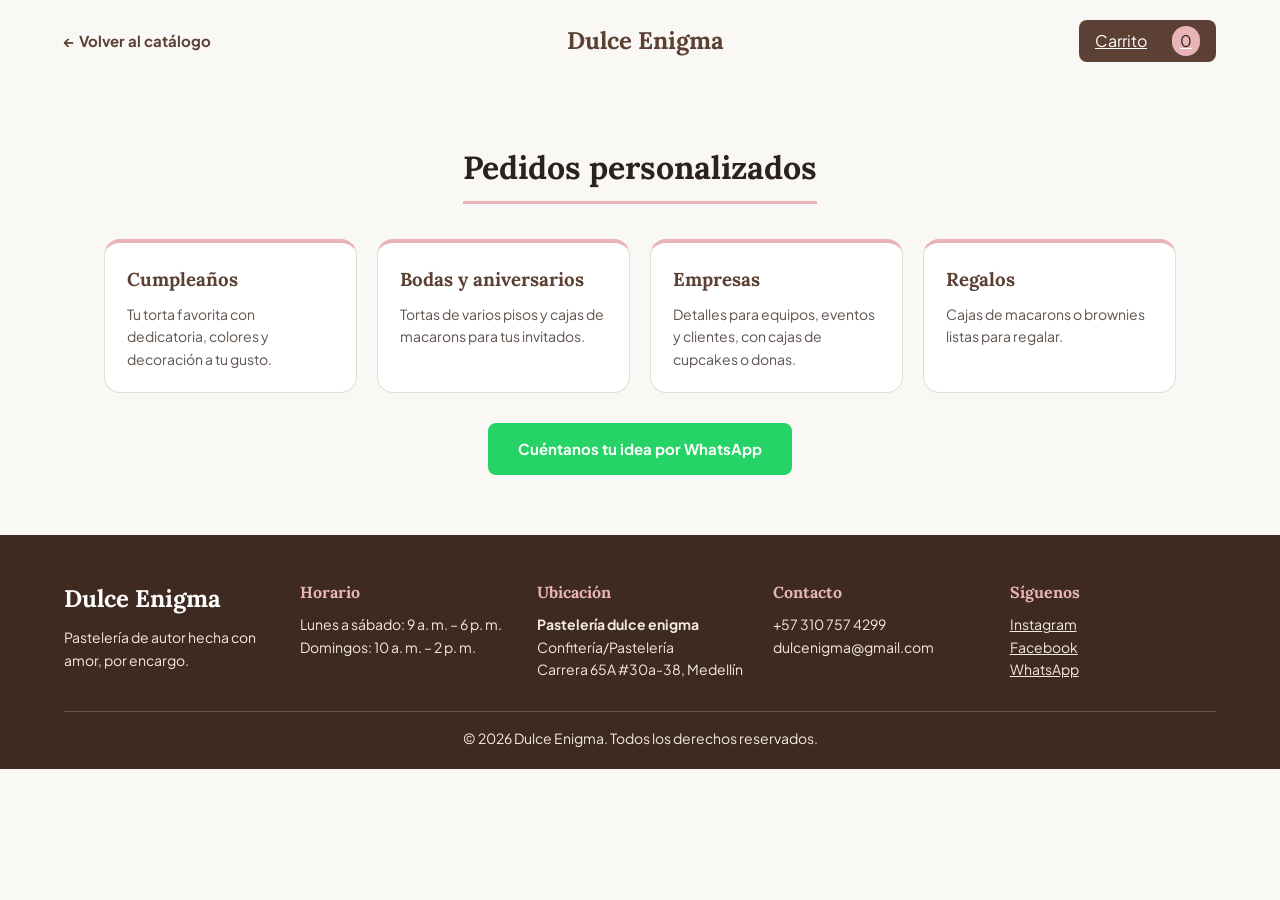
<file: personalizados.html>
<!DOCTYPE html>
<html lang="es">
<head>
  <meta charset="UTF-8">
  <meta name="viewport" content="width=device-width, initial-scale=1.0">
  <title>Pedidos personalizados | Dulce Enigma</title>
  <link href="https://fonts.googleapis.com/css2?family=Lora:wght@400..700&family=Plus+Jakarta+Sans:wght@400;500;600;700&display=swap" rel="stylesheet">
  <link rel="stylesheet" href="css/estilos.css">
  <link rel="icon" type="image/png" href="img/pngwing.com.png">
</head>
<body>

  <header class="arriba">
    <a href="index.html" class="volver">← Volver al catálogo</a>
    <div class="nombrebonito">Dulce Enigma</div>
    <a href="pedido.html" class="menucito carritolink">Carrito <span class="numerito">0</span></a>
  </header>

  <section class="zona">
    <h2 class="titulote">Pedidos personalizados</h2>
    <div class="filacajitas">
      <div class="cajita">
        <h3>Cumpleaños</h3>
        <p>Tu torta favorita con dedicatoria, colores y decoración a tu gusto.</p>
      </div>
      <div class="cajita">
        <h3>Bodas y aniversarios</h3>
        <p>Tortas de varios pisos y cajas de macarons para tus invitados.</p>
      </div>
      <div class="cajita">
        <h3>Empresas</h3>
        <p>Detalles para equipos, eventos y clientes, con cajas de cupcakes o donas.</p>
      </div>
      <div class="cajita">
        <h3>Regalos</h3>
        <p>Cajas de macarons o brownies listas para regalar.</p>
      </div>
    </div>
    <p class="centrado">
      <a class="botoncito botonwhatsapp" href="https://wa.me/573107574299?text=Hola%2C%20quiero%20un%20pedido%20personalizado" target="_blank">Cuéntanos tu idea por WhatsApp</a>
    </p>
  </section>

  <footer class="abajotodo" id="contacto">
    <div class="columnitas">
      <div>
        <div class="nombrebonito nombreblanco">Dulce Enigma</div>
        <p>Pastelería de autor hecha con amor, por encargo.</p>
      </div>
      <div>
        <h4>Horario</h4>
        <p>Lunes a sábado: 9 a. m. – 6 p. m.<br>Domingos: 10 a. m. – 2 p. m.</p>
      </div>
      <div>
        <h4>Ubicación</h4>
        <p><strong>Pastelería dulce enigma</strong><br>Confitería/Pastelería<br>Carrera 65A #30a-38, Medellín</p>
      </div>
      <div>
        <h4>Contacto</h4>
        <p>+57 310 757 4299<br>dulcenigma@gmail.com</p>
      </div>
      <div>
        <h4>Síguenos</h4>
        <p><a href="https://www.instagram.com/" target="_blank">Instagram</a><br>
        <a href="https://www.facebook.com/" target="_blank">Facebook</a><br>
        <a href="https://wa.me/573107574299" target="_blank">WhatsApp</a></p>
      </div>
    </div>
    <p class="letrachiquita">© 2026 Dulce Enigma. Todos los derechos reservados.</p>
  </footer>

  <script src="js/carrito.js"></script>
</body>
</html>
</file>
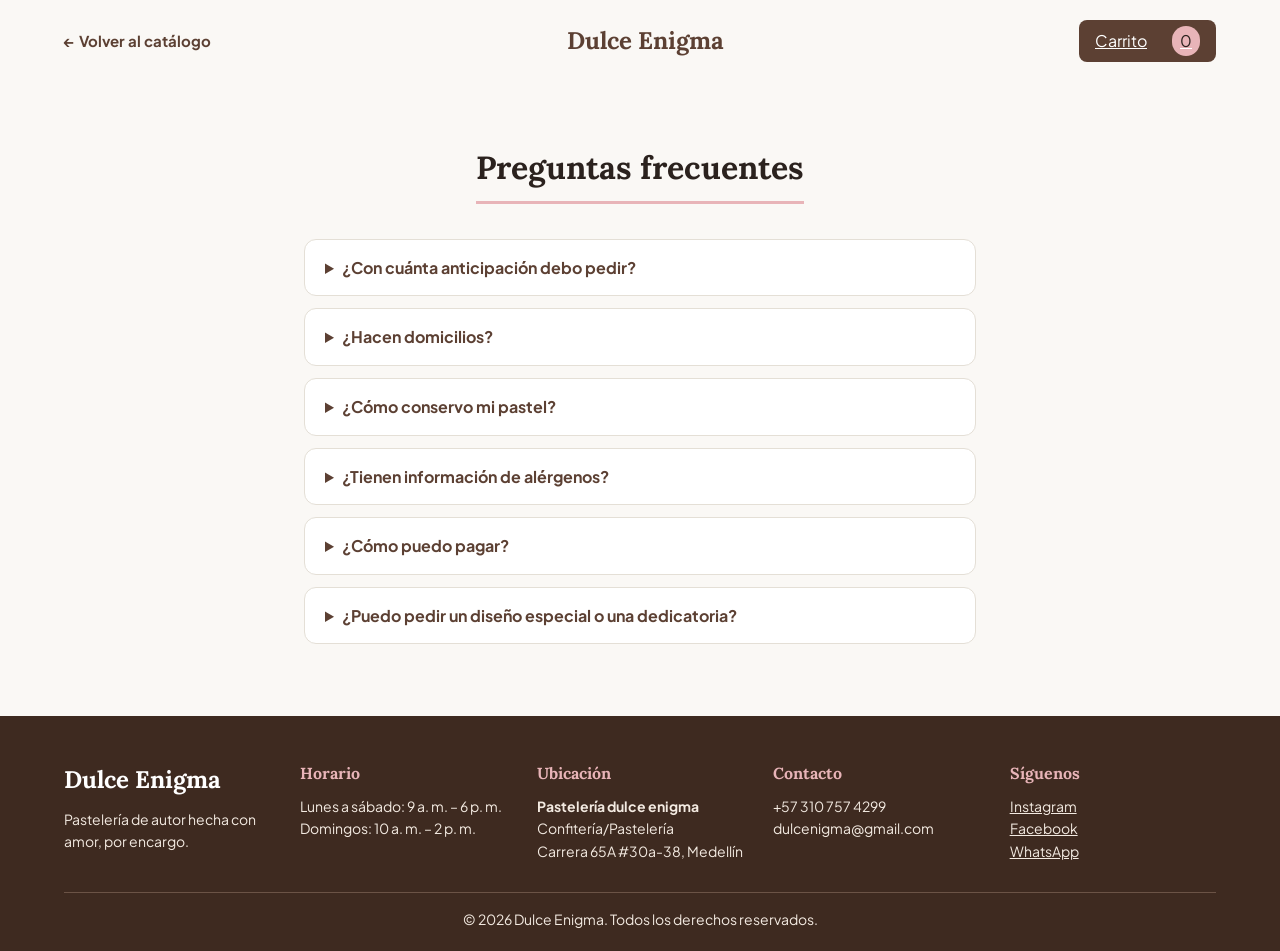
<file: preguntas.html>
<!DOCTYPE html>
<html lang="es">
<head>
  <meta charset="UTF-8">
  <meta name="viewport" content="width=device-width, initial-scale=1.0">
  <title>Preguntas frecuentes | Dulce Enigma</title>
  <link href="https://fonts.googleapis.com/css2?family=Lora:wght@400..700&family=Plus+Jakarta+Sans:wght@400;500;600;700&display=swap" rel="stylesheet">
  <link rel="stylesheet" href="css/estilos.css">
  <link rel="icon" type="image/png" href="img/pngwing.com.png">
</head>
<body>

  <header class="arriba">
    <a href="index.html" class="volver">← Volver al catálogo</a>
    <div class="nombrebonito">Dulce Enigma</div>
    <a href="pedido.html" class="menucito carritolink">Carrito <span class="numerito">0</span></a>
  </header>

  <section class="zona preguntas">
    <h2 class="titulote">Preguntas frecuentes</h2>
    <details class="pregunta">
      <summary>¿Con cuánta anticipación debo pedir?</summary>
      <p>Con 48 horas de anticipación, porque cada pastel se hornea fresco para tu entrega.</p>
    </details>
    <details class="pregunta">
      <summary>¿Hacen domicilios?</summary>
      <p>Sí, entregamos en la ciudad con empaque refrigerado. El domicilio tiene un costo adicional. También puedes recoger tu pedido en la tienda.</p>
    </details>
    <details class="pregunta">
      <summary>¿Cómo conservo mi pastel?</summary>
      <p>En la nevera hasta el momento de servirlo, para mantener su textura.</p>
    </details>
    <details class="pregunta">
      <summary>¿Tienen información de alérgenos?</summary>
      <p>Nuestras recetas pueden contener gluten, lácteos, huevo y frutos secos (nueces, almendras, pistacho). Si tienes alguna alergia, cuéntanos antes de hacer tu pedido.</p>
    </details>
    <details class="pregunta">
      <summary>¿Cómo puedo pagar?</summary>
      <p>Aceptamos efectivo, transferencia y tarjeta. Te contactamos para confirmar el pago.</p>
    </details>
    <details class="pregunta">
      <summary>¿Puedo pedir un diseño especial o una dedicatoria?</summary>
      <p>¡Claro! Puedes escribir la dedicatoria en el formulario del pedido o escribirnos por WhatsApp con tu idea.</p>
    </details>
  </section>

  <footer class="abajotodo" id="contacto">
    <div class="columnitas">
      <div>
        <div class="nombrebonito nombreblanco">Dulce Enigma</div>
        <p>Pastelería de autor hecha con amor, por encargo.</p>
      </div>
      <div>
        <h4>Horario</h4>
        <p>Lunes a sábado: 9 a. m. – 6 p. m.<br>Domingos: 10 a. m. – 2 p. m.</p>
      </div>
      <div>
        <h4>Ubicación</h4>
        <p><strong>Pastelería dulce enigma</strong><br>Confitería/Pastelería<br>Carrera 65A #30a-38, Medellín</p>
      </div>
      <div>
        <h4>Contacto</h4>
        <p>+57 310 757 4299<br>dulcenigma@gmail.com</p>
      </div>
      <div>
        <h4>Síguenos</h4>
        <p><a href="https://www.instagram.com/" target="_blank">Instagram</a><br>
        <a href="https://www.facebook.com/" target="_blank">Facebook</a><br>
        <a href="https://wa.me/573107574299" target="_blank">WhatsApp</a></p>
      </div>
    </div>
    <p class="letrachiquita">© 2026 Dulce Enigma. Todos los derechos reservados.</p>
  </footer>

  <script src="js/carrito.js"></script>
</body>
</html>
</file>
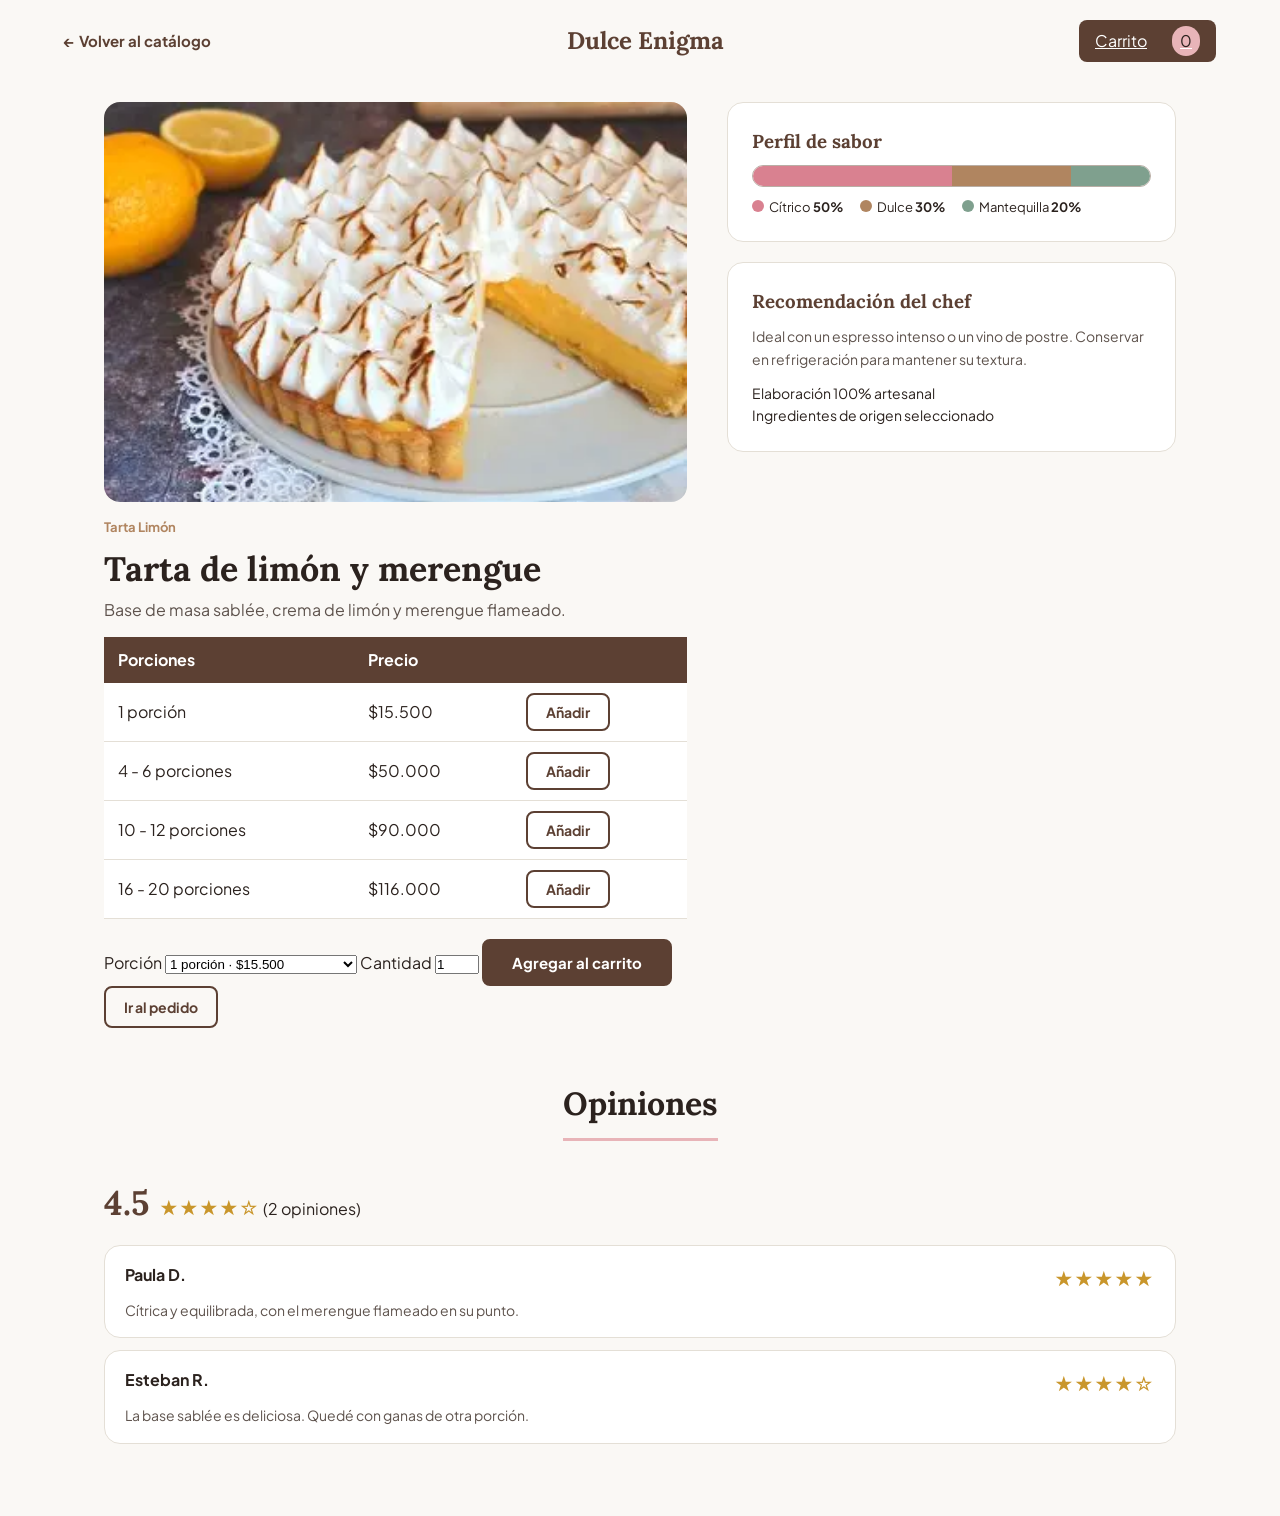
<file: tartalimon.html>
<!DOCTYPE html>
<html lang="es">
<head>
  <meta charset="UTF-8">
  <meta name="viewport" content="width=device-width, initial-scale=1.0">
  <title>Tarta de limón y merengue | Dulce Enigma</title>
  <link href="https://fonts.googleapis.com/css2?family=Lora:wght@400..700&family=Plus+Jakarta+Sans:wght@400;500;600;700&display=swap" rel="stylesheet">
  <link rel="stylesheet" href="css/estilos.css">
  <link rel="icon" type="image/png" href="img/pngwing.com.png">
</head>
<body>

  <header class="arriba">
    <a href="index.html" class="volver">← Volver al catálogo</a>
    <div class="nombrebonito">Dulce Enigma</div>
    <a href="pedido.html" class="menucito carritolink">Carrito <span class="numerito">0</span></a>
  </header>

  <main class="paginapastel">

    <div class="ladoizq">
      <div class="fotogrande">
        <img src="img/OIP (5).webp" alt="Tarta de limón y merengue">
      </div>
      <span class="rotulito">Tarta Limón</span>
      <h1>Tarta de limón y merengue</h1>
      <p class="cuentico2">Base de masa sablée, crema de limón y merengue flameado.</p>

      <table class="tablita">
        <thead>
          <tr><th>Porciones</th><th>Precio</th><th></th></tr>
        </thead>
        <tbody>
          <tr>
            <td>1 porción</td>
            <td>$15.500</td>
            <td><button class="botoncito" onclick="agregarAlCarrito('Tarta de limón y merengue · 1 porción', 15500)">Añadir</button></td>
          </tr>
          <tr>
            <td>4 - 6 porciones</td>
            <td>$50.000</td>
            <td><button class="botoncito" onclick="agregarAlCarrito('Tarta de limón y merengue · 4 - 6 porciones', 50000)">Añadir</button></td>
          </tr>
          <tr>
            <td>10 - 12 porciones</td>
            <td>$90.000</td>
            <td><button class="botoncito" onclick="agregarAlCarrito('Tarta de limón y merengue · 10 - 12 porciones', 90000)">Añadir</button></td>
          </tr>
          <tr>
            <td>16 - 20 porciones</td>
            <td>$116.000</td>
            <td><button class="botoncito" onclick="agregarAlCarrito('Tarta de limón y merengue · 16 - 20 porciones', 116000)">Añadir</button></td>
          </tr>
        </tbody>
      </table>

      <div class="agregarpastel">
        <label>Porción
          <select id="listaporciones">
          <option value="15500" data-nombre="Tarta de limón y merengue · 1 porción">1 porción · $15.500</option>
          <option value="50000" data-nombre="Tarta de limón y merengue · 4 - 6 porciones">4 - 6 porciones · $50.000</option>
          <option value="90000" data-nombre="Tarta de limón y merengue · 10 - 12 porciones">10 - 12 porciones · $90.000</option>
          <option value="116000" data-nombre="Tarta de limón y merengue · 16 - 20 porciones">16 - 20 porciones · $116.000</option>
          </select>
        </label>
        <label>Cantidad
          <input type="number" id="cuantos" min="1" max="20" value="1">
        </label>
        <button class="botoncito botonfuerte" onclick="agregarDesdeSelect()">Agregar al carrito</button>
        <a href="pedido.html" class="botoncito">Ir al pedido</a>
      </div>
    </div>

    <div class="ladoder">
      <div class="cajaextra">
        <h3>Perfil de sabor</h3>
        <div class="barrita"><span class="color1" style="width: 50%"></span><span class="color2" style="width: 30%"></span><span class="color3" style="width: 20%"></span></div>
        <ul class="referencias">
          <li><span class="punto color1"></span>Cítrico <b>50%</b></li>
          <li><span class="punto color2"></span>Dulce <b>30%</b></li>
          <li><span class="punto color3"></span>Mantequilla <b>20%</b></li>
        </ul>
      </div>

      <div class="cajaextra">
        <h3>Recomendación del chef</h3>
        <p>Ideal con un espresso intenso o un vino de postre. Conservar en refrigeración para mantener su textura.</p>
        <ul class="consejitos">
          <li> Elaboración 100% artesanal</li>
          <li> Ingredientes de origen seleccionado</li>
        </ul>
      </div>
    </div>

  </main>

  <section class="zonacomentarios">
    <h2 class="titulote">Opiniones</h2>
    <div class="dosladitos">

      <div class="ladocomentarios">
        <p class="resumencomentarios">
          <strong class="promedio">4.5</strong>
          <span class="estrellitas">★★★★☆</span>
          <span>(2 opiniones)</span>
        </p>
        <div>
          <article class="cajacomentario" data-nota="5">
            <div><strong>Paula D.</strong><span class="estrellitas">★★★★★</span></div>
            <p>Cítrica y equilibrada, con el merengue flameado en su punto.</p>
          </article>
          <article class="cajacomentario" data-nota="4">
            <div><strong>Esteban R.</strong><span class="estrellitas">★★★★☆</span></div>
            <p>La base sablée es deliciosa. Quedé con ganas de otra porción.</p>
          </article>
        </div>
      </div>


    </div>
  </section>

  <script src="js/carrito.js"></script>
</body>
</html>
</file>
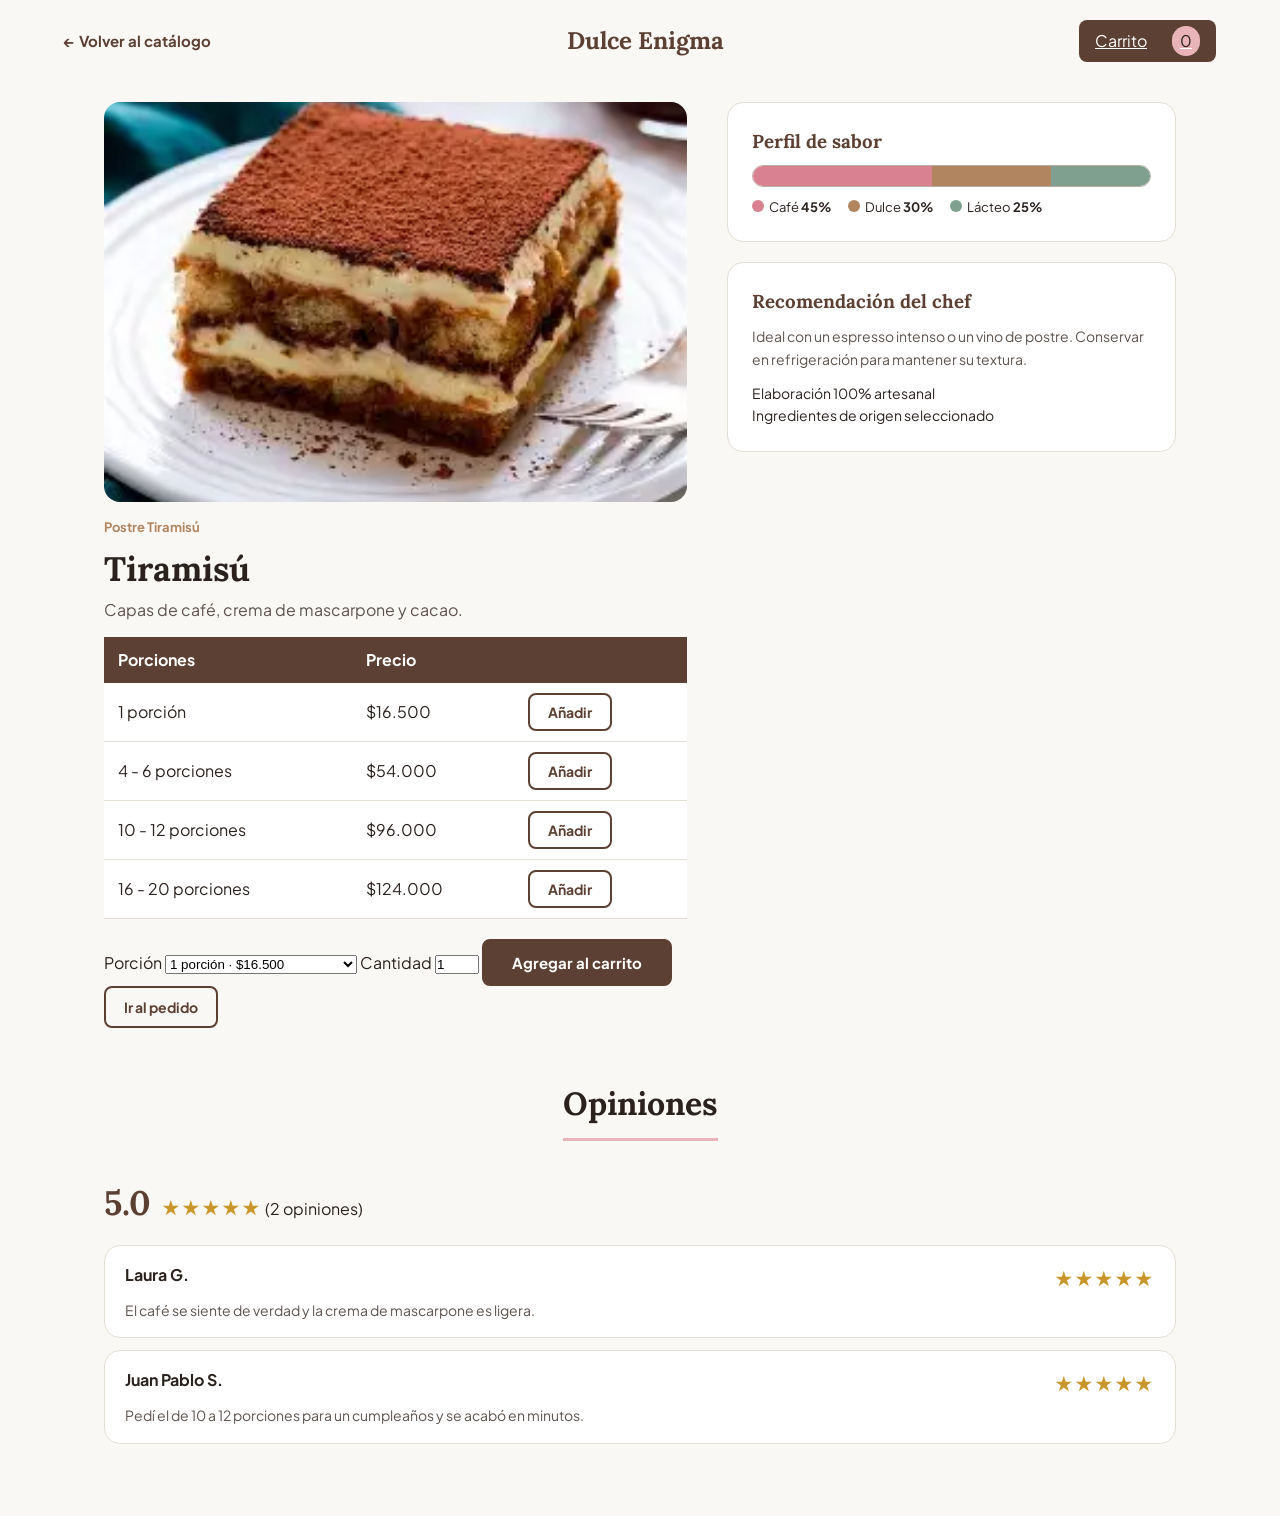
<file: tiramisu.html>
<!DOCTYPE html>
<html lang="es">
<head>
  <meta charset="UTF-8">
  <meta name="viewport" content="width=device-width, initial-scale=1.0">
  <title>Tiramisú | Dulce Enigma</title>
  <link href="https://fonts.googleapis.com/css2?family=Lora:wght@400..700&family=Plus+Jakarta+Sans:wght@400;500;600;700&display=swap" rel="stylesheet">
  <link rel="stylesheet" href="css/estilos.css">
  <link rel="icon" type="image/png" href="img/pngwing.com.png">
</head>
<body>

  <header class="arriba">
    <a href="index.html" class="volver">← Volver al catálogo</a>
    <div class="nombrebonito">Dulce Enigma</div>
    <a href="pedido.html" class="menucito carritolink">Carrito <span class="numerito">0</span></a>
  </header>

  <main class="paginapastel">

    <div class="ladoizq">
      <div class="fotogrande">
        <img src="img/OIP.webp" alt="Tiramisú">
      </div>
      <span class="rotulito">Postre Tiramisú</span>
      <h1>Tiramisú</h1>
      <p class="cuentico2">Capas de café, crema de mascarpone y cacao.</p>

      <table class="tablita">
        <thead>
          <tr><th>Porciones</th><th>Precio</th><th></th></tr>
        </thead>
        <tbody>
          <tr>
            <td>1 porción</td>
            <td>$16.500</td>
            <td><button class="botoncito" onclick="agregarAlCarrito('Tiramisú · 1 porción', 16500)">Añadir</button></td>
          </tr>
          <tr>
            <td>4 - 6 porciones</td>
            <td>$54.000</td>
            <td><button class="botoncito" onclick="agregarAlCarrito('Tiramisú · 4 - 6 porciones', 54000)">Añadir</button></td>
          </tr>
          <tr>
            <td>10 - 12 porciones</td>
            <td>$96.000</td>
            <td><button class="botoncito" onclick="agregarAlCarrito('Tiramisú · 10 - 12 porciones', 96000)">Añadir</button></td>
          </tr>
          <tr>
            <td>16 - 20 porciones</td>
            <td>$124.000</td>
            <td><button class="botoncito" onclick="agregarAlCarrito('Tiramisú · 16 - 20 porciones', 124000)">Añadir</button></td>
          </tr>
        </tbody>
      </table>

      <div class="agregarpastel">
        <label>Porción
          <select id="listaporciones">
          <option value="16500" data-nombre="Tiramisú · 1 porción">1 porción · $16.500</option>
          <option value="54000" data-nombre="Tiramisú · 4 - 6 porciones">4 - 6 porciones · $54.000</option>
          <option value="96000" data-nombre="Tiramisú · 10 - 12 porciones">10 - 12 porciones · $96.000</option>
          <option value="124000" data-nombre="Tiramisú · 16 - 20 porciones">16 - 20 porciones · $124.000</option>
          </select>
        </label>
        <label>Cantidad
          <input type="number" id="cuantos" min="1" max="20" value="1">
        </label>
        <button class="botoncito botonfuerte" onclick="agregarDesdeSelect()">Agregar al carrito</button>
        <a href="pedido.html" class="botoncito">Ir al pedido</a>
      </div>
    </div>

    <div class="ladoder">
      <div class="cajaextra">
        <h3>Perfil de sabor</h3>
        <div class="barrita"><span class="color1" style="width: 45%"></span><span class="color2" style="width: 30%"></span><span class="color3" style="width: 25%"></span></div>
        <ul class="referencias">
          <li><span class="punto color1"></span>Café <b>45%</b></li>
          <li><span class="punto color2"></span>Dulce <b>30%</b></li>
          <li><span class="punto color3"></span>Lácteo <b>25%</b></li>
        </ul>
      </div>

      <div class="cajaextra">
        <h3>Recomendación del chef</h3>
        <p>Ideal con un espresso intenso o un vino de postre. Conservar en refrigeración para mantener su textura.</p>
        <ul class="consejitos">
          <li> Elaboración 100% artesanal</li>
          <li> Ingredientes de origen seleccionado</li>
        </ul>
      </div>
    </div>

  </main>

  <section class="zonacomentarios">
    <h2 class="titulote">Opiniones</h2>
    <div class="dosladitos">

      <div class="ladocomentarios">
        <p class="resumencomentarios">
          <strong class="promedio">5.0</strong>
          <span class="estrellitas">★★★★★</span>
          <span>(2 opiniones)</span>
        </p>
        <div>
          <article class="cajacomentario" data-nota="5">
            <div><strong>Laura G.</strong><span class="estrellitas">★★★★★</span></div>
            <p>El café se siente de verdad y la crema de mascarpone es ligera.</p>
          </article>
          <article class="cajacomentario" data-nota="5">
            <div><strong>Juan Pablo S.</strong><span class="estrellitas">★★★★★</span></div>
            <p>Pedí el de 10 a 12 porciones para un cumpleaños y se acabó en minutos.</p>
          </article>
        </div>
      </div>


    </div>
  </section>

  <script src="js/carrito.js"></script>
</body>
</html>
</file>
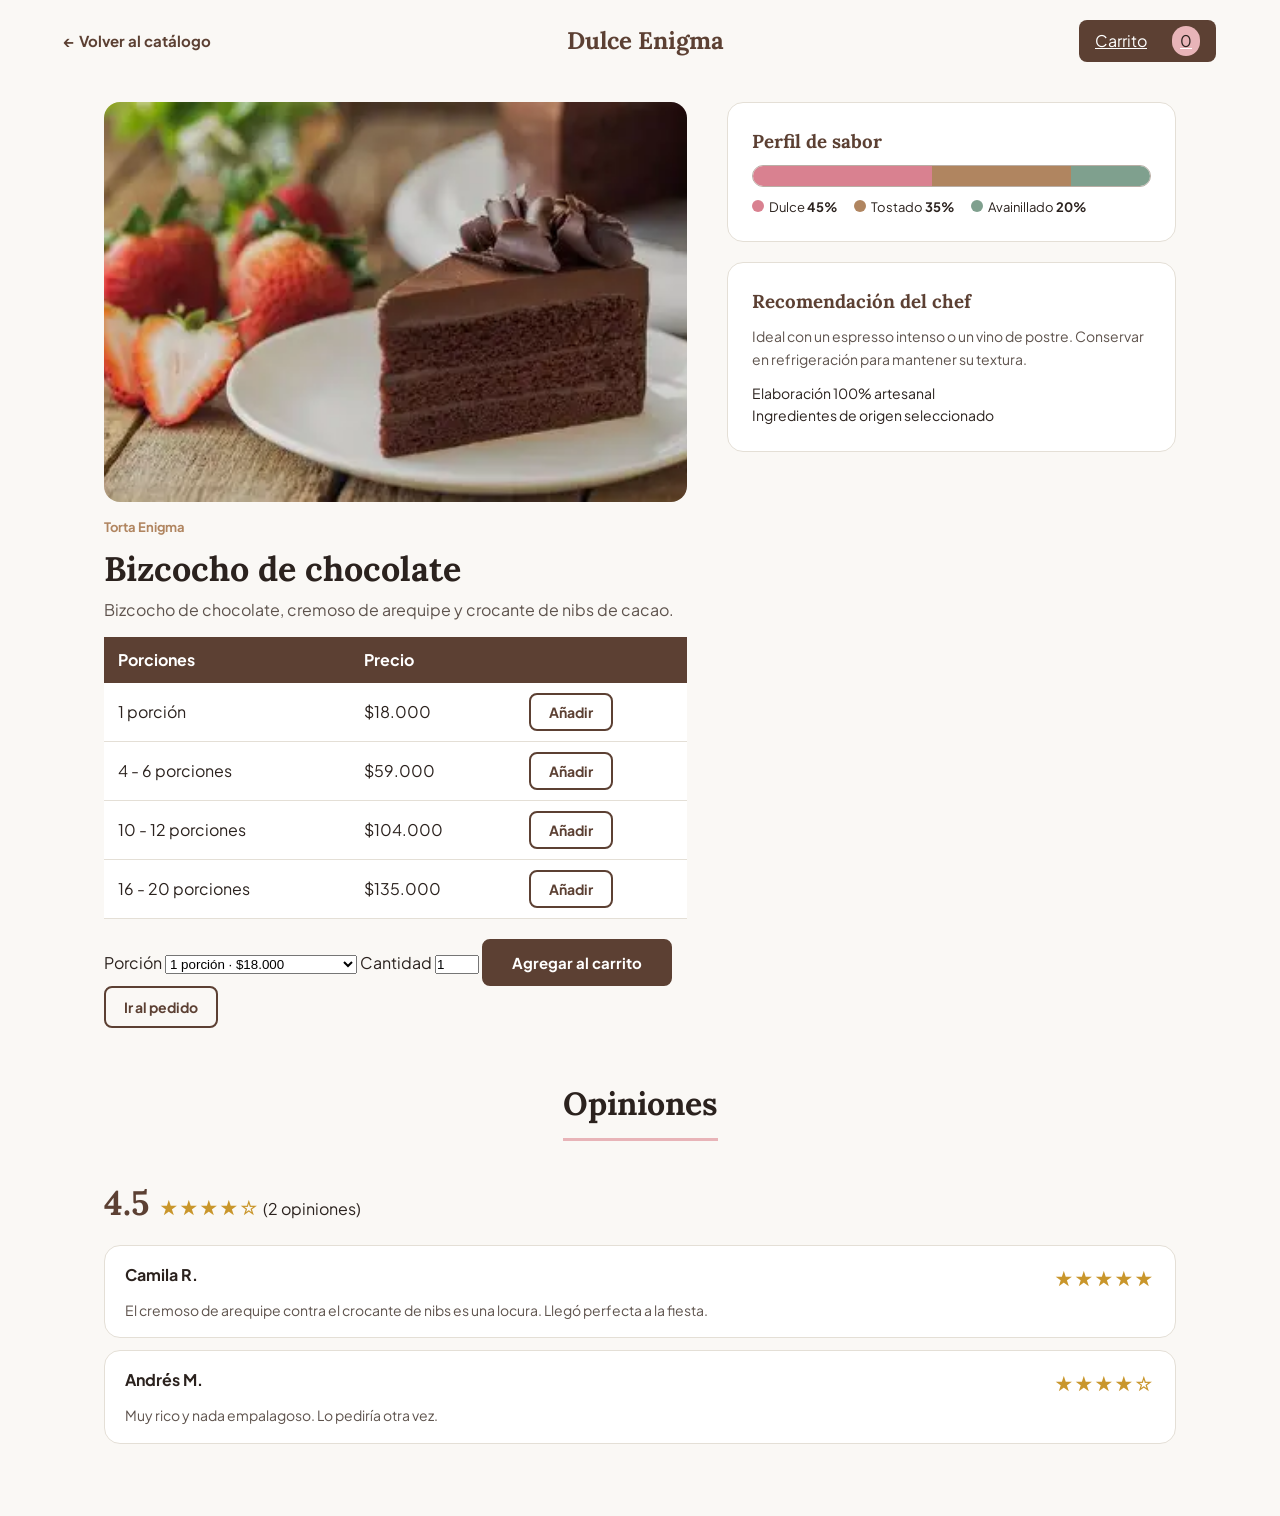
<file: tortaenigma.html>
<!DOCTYPE html>
<html lang="es">
<head>
  <meta charset="UTF-8">
  <meta name="viewport" content="width=device-width, initial-scale=1.0">
  <title>Bizcocho de chocolate | Dulce Enigma</title>
  <link href="https://fonts.googleapis.com/css2?family=Lora:wght@400..700&family=Plus+Jakarta+Sans:wght@400;500;600;700&display=swap" rel="stylesheet">
  <link rel="stylesheet" href="css/estilos.css">
  <link rel="icon" type="image/png" href="img/pngwing.com.png">
</head>
<body>

  <header class="arriba">
    <a href="index.html" class="volver">← Volver al catálogo</a>
    <div class="nombrebonito">Dulce Enigma</div>
    <a href="pedido.html" class="menucito carritolink">Carrito <span class="numerito">0</span></a>
  </header>

  <main class="paginapastel">

    <div class="ladoizq">
      <div class="fotogrande">
        <img src="img/choco.webp" alt="Bizcocho de chocolate">
      </div>
      <span class="rotulito">Torta Enigma</span>
      <h1>Bizcocho de chocolate</h1>
      <p class="cuentico2">Bizcocho de chocolate, cremoso de arequipe y crocante de nibs de cacao.</p>

      <table class="tablita">
        <thead>
          <tr><th>Porciones</th><th>Precio</th><th></th></tr>
        </thead>
        <tbody>
          <tr>
            <td>1 porción</td>
            <td>$18.000</td>
            <td><button class="botoncito" onclick="agregarAlCarrito('Bizcocho de chocolate · 1 porción', 18000)">Añadir</button></td>
          </tr>
          <tr>
            <td>4 - 6 porciones</td>
            <td>$59.000</td>
            <td><button class="botoncito" onclick="agregarAlCarrito('Bizcocho de chocolate · 4 - 6 porciones', 59000)">Añadir</button></td>
          </tr>
          <tr>
            <td>10 - 12 porciones</td>
            <td>$104.000</td>
            <td><button class="botoncito" onclick="agregarAlCarrito('Bizcocho de chocolate · 10 - 12 porciones', 104000)">Añadir</button></td>
          </tr>
          <tr>
            <td>16 - 20 porciones</td>
            <td>$135.000</td>
            <td><button class="botoncito" onclick="agregarAlCarrito('Bizcocho de chocolate · 16 - 20 porciones', 135000)">Añadir</button></td>
          </tr>
        </tbody>
      </table>

      <div class="agregarpastel">
        <label>Porción
          <select id="listaporciones">
          <option value="18000" data-nombre="Bizcocho de chocolate · 1 porción">1 porción · $18.000</option>
          <option value="59000" data-nombre="Bizcocho de chocolate · 4 - 6 porciones">4 - 6 porciones · $59.000</option>
          <option value="104000" data-nombre="Bizcocho de chocolate · 10 - 12 porciones">10 - 12 porciones · $104.000</option>
          <option value="135000" data-nombre="Bizcocho de chocolate · 16 - 20 porciones">16 - 20 porciones · $135.000</option>
          </select>
        </label>
        <label>Cantidad
          <input type="number" id="cuantos" min="1" max="20" value="1">
        </label>
        <button class="botoncito botonfuerte" onclick="agregarDesdeSelect()">Agregar al carrito</button>
        <a href="pedido.html" class="botoncito">Ir al pedido</a>
      </div>
    </div>

    <div class="ladoder">
      <div class="cajaextra">
        <h3>Perfil de sabor</h3>
        <div class="barrita"><span class="color1" style="width: 45%"></span><span class="color2" style="width: 35%"></span><span class="color3" style="width: 20%"></span></div>
        <ul class="referencias">
          <li><span class="punto color1"></span>Dulce <b>45%</b></li>
          <li><span class="punto color2"></span>Tostado <b>35%</b></li>
          <li><span class="punto color3"></span>Avainillado <b>20%</b></li>
        </ul>
      </div>

      <div class="cajaextra">
        <h3>Recomendación del chef</h3>
        <p>Ideal con un espresso intenso o un vino de postre. Conservar en refrigeración para mantener su textura.</p>
        <ul class="consejitos">
          <li> Elaboración 100% artesanal</li>
          <li> Ingredientes de origen seleccionado</li>
        </ul>
      </div>
    </div>

  </main>

  <section class="zonacomentarios">
    <h2 class="titulote">Opiniones</h2>
    <div class="dosladitos">

      <div class="ladocomentarios">
        <p class="resumencomentarios">
          <strong class="promedio">4.5</strong>
          <span class="estrellitas">★★★★☆</span>
          <span>(2 opiniones)</span>
        </p>
        <div>
          <article class="cajacomentario" data-nota="5">
            <div><strong>Camila R.</strong><span class="estrellitas">★★★★★</span></div>
            <p>El cremoso de arequipe contra el crocante de nibs es una locura. Llegó perfecta a la fiesta.</p>
          </article>
          <article class="cajacomentario" data-nota="4">
            <div><strong>Andrés M.</strong><span class="estrellitas">★★★★☆</span></div>
            <p>Muy rico y nada empalagoso. Lo pediría otra vez.</p>
          </article>
        </div>
      </div>


    </div>
  </section>

  <script src="js/carrito.js"></script>
</body>
</html>
</file>
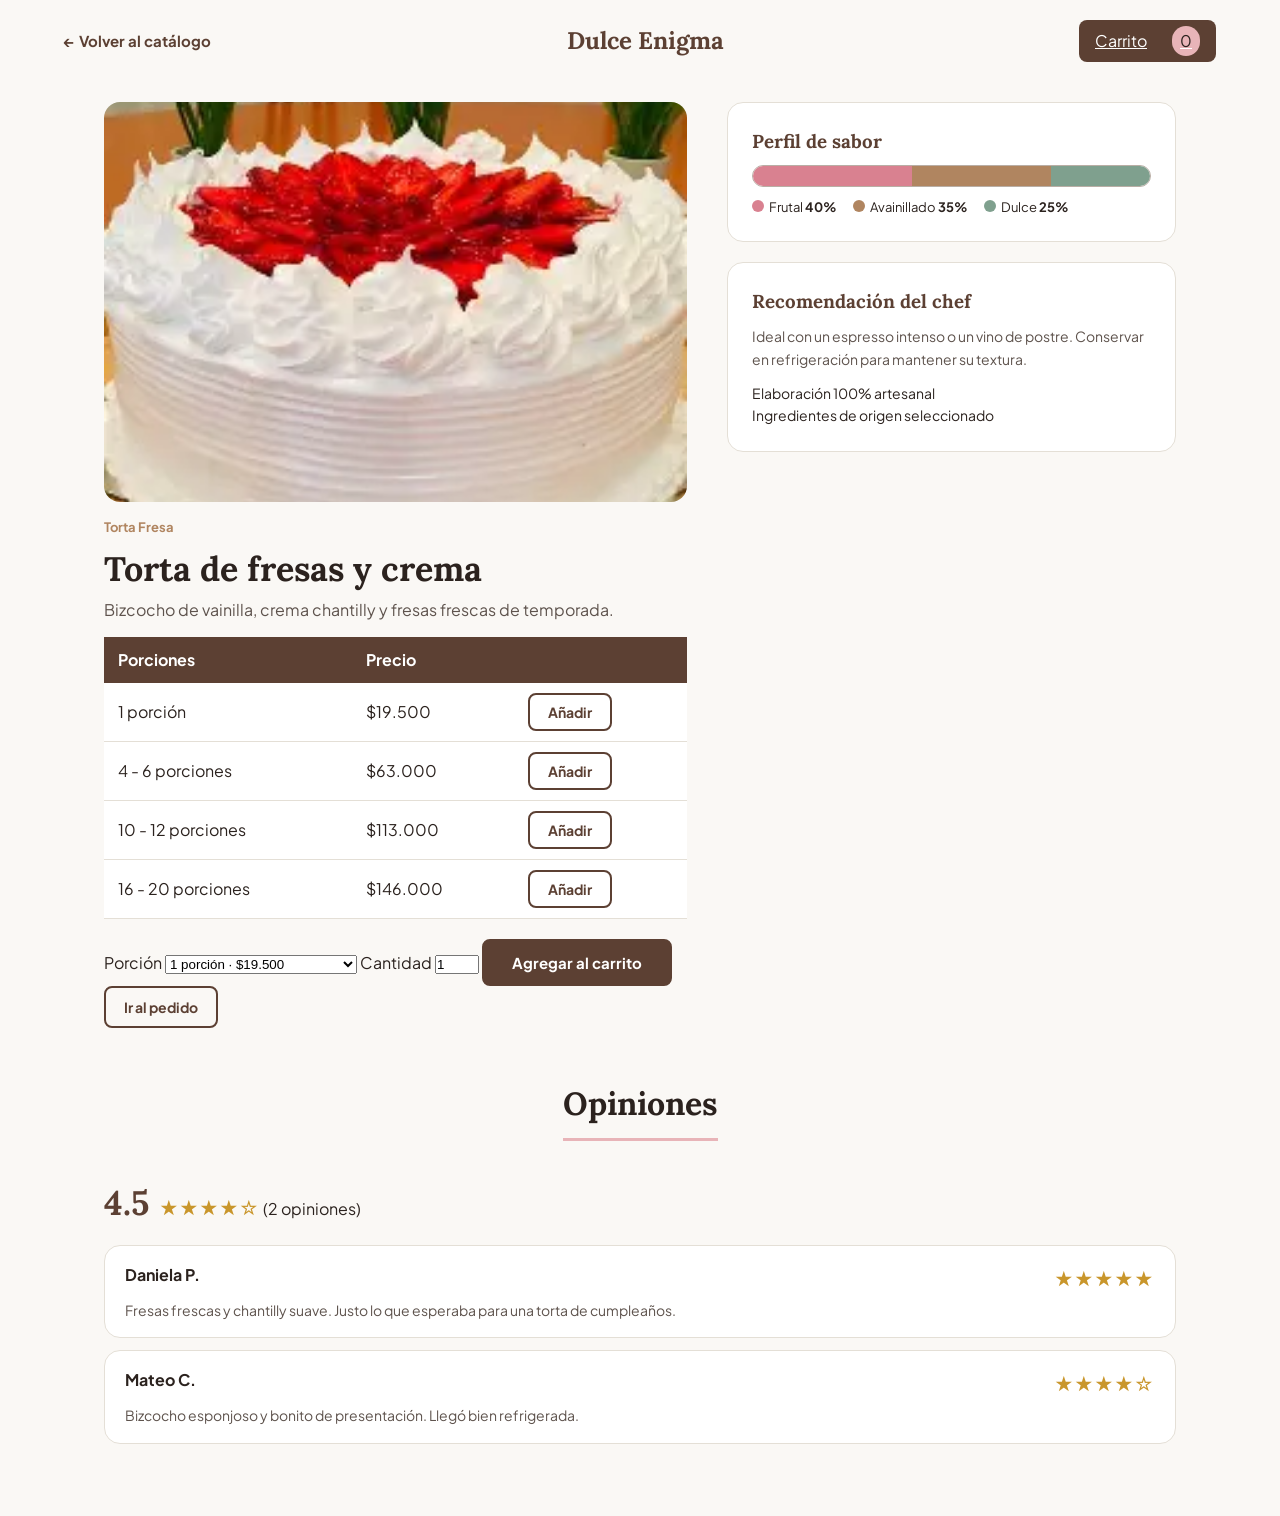
<file: tortafresas.html>
<!DOCTYPE html>
<html lang="es">
<head>
  <meta charset="UTF-8">
  <meta name="viewport" content="width=device-width, initial-scale=1.0">
  <title>Torta de fresas y crema | Dulce Enigma</title>
  <link href="https://fonts.googleapis.com/css2?family=Lora:wght@400..700&family=Plus+Jakarta+Sans:wght@400;500;600;700&display=swap" rel="stylesheet">
  <link rel="stylesheet" href="css/estilos.css">
  <link rel="icon" type="image/png" href="img/pngwing.com.png">
</head>
<body>

  <header class="arriba">
    <a href="index.html" class="volver">← Volver al catálogo</a>
    <div class="nombrebonito">Dulce Enigma</div>
    <a href="pedido.html" class="menucito carritolink">Carrito <span class="numerito">0</span></a>
  </header>

  <main class="paginapastel">

    <div class="ladoizq">
      <div class="fotogrande">
        <img src="img/OIP (1).webp" alt="Torta de fresas y crema">
      </div>
      <span class="rotulito">Torta Fresa</span>
      <h1>Torta de fresas y crema</h1>
      <p class="cuentico2">Bizcocho de vainilla, crema chantilly y fresas frescas de temporada.</p>

      <table class="tablita">
        <thead>
          <tr><th>Porciones</th><th>Precio</th><th></th></tr>
        </thead>
        <tbody>
          <tr>
            <td>1 porción</td>
            <td>$19.500</td>
            <td><button class="botoncito" onclick="agregarAlCarrito('Torta de fresas y crema · 1 porción', 19500)">Añadir</button></td>
          </tr>
          <tr>
            <td>4 - 6 porciones</td>
            <td>$63.000</td>
            <td><button class="botoncito" onclick="agregarAlCarrito('Torta de fresas y crema · 4 - 6 porciones', 63000)">Añadir</button></td>
          </tr>
          <tr>
            <td>10 - 12 porciones</td>
            <td>$113.000</td>
            <td><button class="botoncito" onclick="agregarAlCarrito('Torta de fresas y crema · 10 - 12 porciones', 113000)">Añadir</button></td>
          </tr>
          <tr>
            <td>16 - 20 porciones</td>
            <td>$146.000</td>
            <td><button class="botoncito" onclick="agregarAlCarrito('Torta de fresas y crema · 16 - 20 porciones', 146000)">Añadir</button></td>
          </tr>
        </tbody>
      </table>

      <div class="agregarpastel">
        <label>Porción
          <select id="listaporciones">
          <option value="19500" data-nombre="Torta de fresas y crema · 1 porción">1 porción · $19.500</option>
          <option value="63000" data-nombre="Torta de fresas y crema · 4 - 6 porciones">4 - 6 porciones · $63.000</option>
          <option value="113000" data-nombre="Torta de fresas y crema · 10 - 12 porciones">10 - 12 porciones · $113.000</option>
          <option value="146000" data-nombre="Torta de fresas y crema · 16 - 20 porciones">16 - 20 porciones · $146.000</option>
          </select>
        </label>
        <label>Cantidad
          <input type="number" id="cuantos" min="1" max="20" value="1">
        </label>
        <button class="botoncito botonfuerte" onclick="agregarDesdeSelect()">Agregar al carrito</button>
        <a href="pedido.html" class="botoncito">Ir al pedido</a>
      </div>
    </div>

    <div class="ladoder">
      <div class="cajaextra">
        <h3>Perfil de sabor</h3>
        <div class="barrita"><span class="color1" style="width: 40%"></span><span class="color2" style="width: 35%"></span><span class="color3" style="width: 25%"></span></div>
        <ul class="referencias">
          <li><span class="punto color1"></span>Frutal <b>40%</b></li>
          <li><span class="punto color2"></span>Avainillado <b>35%</b></li>
          <li><span class="punto color3"></span>Dulce <b>25%</b></li>
        </ul>
      </div>

      <div class="cajaextra">
        <h3>Recomendación del chef</h3>
        <p>Ideal con un espresso intenso o un vino de postre. Conservar en refrigeración para mantener su textura.</p>
        <ul class="consejitos">
          <li> Elaboración 100% artesanal</li>
          <li> Ingredientes de origen seleccionado</li>
        </ul>
      </div>
    </div>

  </main>

  <section class="zonacomentarios">
    <h2 class="titulote">Opiniones</h2>
    <div class="dosladitos">

      <div class="ladocomentarios">
        <p class="resumencomentarios">
          <strong class="promedio">4.5</strong>
          <span class="estrellitas">★★★★☆</span>
          <span>(2 opiniones)</span>
        </p>
        <div>
          <article class="cajacomentario" data-nota="5">
            <div><strong>Daniela P.</strong><span class="estrellitas">★★★★★</span></div>
            <p>Fresas frescas y chantilly suave. Justo lo que esperaba para una torta de cumpleaños.</p>
          </article>
          <article class="cajacomentario" data-nota="4">
            <div><strong>Mateo C.</strong><span class="estrellitas">★★★★☆</span></div>
            <p>Bizcocho esponjoso y bonito de presentación. Llegó bien refrigerada.</p>
          </article>
        </div>
      </div>


    </div>
  </section>

  <script src="js/carrito.js"></script>
</body>
</html>
</file>
<file: css/estilos.css>
* {
  margin: 0;
  padding: 0;
  box-sizing: border-box;
}

body {
  background-color: #FAF8F5;
  color: #2B221E;
  font-family: 'Plus Jakarta Sans', Arial, sans-serif;
  line-height: 1.6;
}

a {
  color: #5C4033;
}

.arriba {
  display: flex;
  justify-content: space-between;
  align-items: center;
  flex-wrap: wrap;
  gap: 15px;
  padding: 20px 5%;
  background-color: #FAF8F5;
}

.nombrebonito {
  font-family: 'Lora', Georgia, serif;
  font-size: 24px;
  font-weight: bold;
  color: #5C4033;
}

.nombreblanco {
  color: white;
  margin-bottom: 8px;
}

.menucito {
  display: flex;
  gap: 20px;
  align-items: center;
  flex-wrap: wrap;
}

.menucito a,
.volver {
  text-decoration: none;
  color: #5E534D;
  font-size: 15px;
  font-weight: bold;
}

.volver {
  color: #5C4033;
}

.carritolink {
  background-color: #5C4033;
  color: white !important;
  padding: 6px 16px;
  border-radius: 8px;
}

.numerito {
  background-color: #E8B4B8;
  color: #2B221E;
  border-radius: 20px;
  padding: 2px 8px;
  margin-left: 5px;
}

.principal {
  position: relative;
  text-align: center;
  padding: 60px 5% 50px 5%;
  overflow: hidden;
}

.cajaprincipal {
  position: relative;
  max-width: 750px;
  margin: 0 auto;
}

.cajaprincipal h1 {
  font-family: 'Lora', Georgia, serif;
  font-size: 48px;
  margin-bottom: 15px;
}

.cajaprincipal p {
  color: #5E534D;
  font-size: 18px;
  margin-bottom: 25px;
}

.sellito {
  display: inline-block;
  font-size: 13px;
  background-color: #F1E4D6;
  color: #3E2A20;
  padding: 6px 16px;
  border-radius: 30px;
  margin-bottom: 15px;
  font-weight: bold;
}

.botoncito {
  display: inline-block;
  background-color: transparent;
  border: 2px solid #5C4033;
  color: #5C4033;
  padding: 8px 18px;
  border-radius: 8px;
  font-family: 'Plus Jakarta Sans', Arial, sans-serif;
  font-size: 14px;
  font-weight: bold;
  cursor: pointer;
  text-decoration: none;
  text-align: center;
}

.botonfuerte {
  background-color: #5C4033;
  color: white;
  padding: 12px 28px;
  font-size: 15px;
}

.botonblanco {
  border-color: white;
  color: white;
}

.botonwhatsapp {
  background-color: #25D366;
  border-color: #25D366;
  color: white;
  padding: 12px 28px;
  font-size: 15px;
}

.fotosgrandes {
  max-width: 1100px;
  margin: 10px auto 0 auto;
  padding: 0 5%;
}

.ventanita {
  overflow-x: auto;
  overflow-y: hidden;
  scrollbar-width: none;
  scroll-snap-type: x mandatory;
  scroll-behavior: smooth;
  border-radius: 20px;
}

.tirafotos {
  display: flex;
}

.diapo {
  position: relative;
  min-width: 100%;
  height: 380px;
  background-color: #3E2A20;
  scroll-snap-align: start;
}

.diapo img {
  width: 100%;
  height: 100%;
  object-fit: cover;
  opacity: 0.75;
}

.textodiapo {
  position: absolute;
  bottom: 0;
  left: 0;
  right: 0;
  padding: 30px;
  color: white;
  background-color: rgba(30, 18, 12, 0.7);
}

.textodiapo h3 {
  font-family: 'Lora', Georgia, serif;
  font-size: 28px;
  margin: 5px 0;
}

.textodiapo p {
  max-width: 520px;
  margin-bottom: 12px;
}

.flechaizq,
.flechader {
  position: absolute;
  top: 45%;
  width: 44px;
  height: 44px;
  border-radius: 50%;
  background-color: white;
  color: #3E2A20;
  font-size: 26px;
  text-align: center;
  line-height: 40px;
  text-decoration: none;
}

.flechaizq {
  left: 12px;
}

.flechader {
  right: 12px;
}

.zona {
  max-width: 1200px;
  margin: 0 auto;
  padding: 60px 5%;
}

.titulote {
  font-family: 'Lora', Georgia, serif;
  font-size: 32px;
  text-align: center;
  margin-bottom: 35px;
  border-bottom: 3px solid #E8B4B8;
  width: fit-content;
  margin-left: auto;
  margin-right: auto;
  padding-bottom: 8px;
}

.buscador {
  max-width: 520px;
  margin: 0 auto 20px auto;
}

.buscador input {
  width: 100%;
  font-size: 15px;
  padding: 12px 20px;
  border: 2px solid #B9AEA5;
  border-radius: 30px;
}

.filtros {
  display: flex;
  justify-content: center;
  flex-wrap: wrap;
  gap: 10px;
  margin-bottom: 35px;
}

.botonfiltro {
  background-color: white;
  border: 1px solid #B9AEA5;
  padding: 8px 20px;
  border-radius: 8px;
  font-size: 14px;
  color: #5E534D;
  cursor: pointer;
}

.activo {
  background-color: #5C4033;
  color: white;
  border-color: #5C4033;
}

.nohayresultados {
  text-align: center;
  color: #5E534D;
  display: none;
  margin-top: 20px;
}

.montonpasteles {
  display: flex;
  flex-wrap: wrap;
  gap: 25px;
}

.cajapastel {
  width: 31%;
  min-width: 280px;
  flex-grow: 1;
  background-color: white;
  border: 1px solid #E4DFD6;
  border-radius: 20px;
  overflow: hidden;
}

.fotico {
  height: 220px;
  overflow: hidden;
}

.fotico img {
  width: 100%;
  height: 100%;
  object-fit: cover;
}

.textico {
  padding: 20px;
}

.textico h3 {
  font-family: 'Lora', Georgia, serif;
  font-size: 21px;
  margin-bottom: 6px;
}

.rotulito {
  display: block;
  font-size: 13px;
  color: #B08560;
  font-weight: bold;
  margin-bottom: 5px;
}

.cuentico {
  font-size: 14px;
  color: #5E534D;
  margin-bottom: 15px;
}

.abajito {
  display: flex;
  justify-content: space-between;
  align-items: center;
  border-top: 1px solid #E4DFD6;
  padding-top: 15px;
}

.platica {
  font-family: 'Lora', Georgia, serif;
  font-weight: bold;
  font-size: 18px;
  color: #5C4033;
}

.ventajas {
  display: flex;
  flex-wrap: wrap;
  gap: 20px;
  background-color: #F1E4D6;
  padding: 45px 5%;
  text-align: center;
}

.ventajas div {
  flex: 1;
  min-width: 200px;
}

.ventajas h3 {
  font-family: 'Lora', Georgia, serif;
  color: #3E2A20;
  margin-bottom: 5px;
}

.ventajas p {
  font-size: 14px;
}

.quienessomos {
  max-width: 800px;
  text-align: center;
}

.quienessomos p {
  color: #5E534D;
  font-size: 18px;
}

.videito {
  margin-top: 30px;
}

.videito video {
  width: 100%;
  border-radius: 16px;
  background-color: #3E2A20;
}

.filacajitas {
  display: flex;
  flex-wrap: wrap;
  gap: 20px;
}

.cajita {
  flex: 1;
  min-width: 220px;
  background-color: white;
  border: 1px solid #E4DFD6;
  border-top: 4px solid #E8B4B8;
  border-radius: 16px;
  padding: 22px;
}

.cajita h3 {
  font-family: 'Lora', Georgia, serif;
  color: #5C4033;
  margin-bottom: 8px;
}

.cajita p {
  font-size: 14px;
  color: #5E534D;
}

.centrado {
  text-align: center;
  margin-top: 30px;
}

.testimonios {
  background-color: #F1E4D6;
}

.comentarioinicio {
  flex: 1;
  min-width: 250px;
  background-color: white;
  border-radius: 16px;
  padding: 22px;
}

.comentarioinicio p {
  font-style: italic;
  margin-bottom: 10px;
}

.comentarioinicio span {
  font-size: 13px;
  color: #5E534D;
}

.preguntas {
  max-width: 800px;
}

.pregunta {
  background-color: white;
  border: 1px solid #E4DFD6;
  border-radius: 12px;
  padding: 15px 20px;
  margin-bottom: 12px;
}

.pregunta summary {
  cursor: pointer;
  font-weight: bold;
  color: #5C4033;
}

.pregunta p {
  margin-top: 10px;
  font-size: 15px;
  color: #5E534D;
}

.mapita {
  width: 100%;
  height: 300px;
  border: 0;
  border-radius: 16px;
}

.abajotodo {
  background-color: #3E2A20;
  color: #F3EAE1;
  padding: 45px 5% 20px 5%;
}

.columnitas {
  max-width: 1200px;
  margin: 0 auto;
  display: flex;
  flex-wrap: wrap;
  gap: 30px;
}

.columnitas div {
  flex: 1;
  min-width: 190px;
}

.abajotodo h4 {
  font-family: 'Lora', Georgia, serif;
  color: #E8B4B8;
  margin-bottom: 8px;
}

.abajotodo a {
  color: #F3EAE1;
}

.abajotodo p {
  font-size: 14px;
}

.letrachiquita {
  text-align: center;
  border-top: 1px solid #6B5346;
  margin-top: 30px;
  padding-top: 15px;
}

.paginapastel {
  max-width: 1200px;
  margin: 20px auto;
  padding: 0 5%;
  display: flex;
  flex-wrap: wrap;
  gap: 40px;
  align-items: flex-start;
}

.ladoizq {
  flex: 1.3;
  min-width: 300px;
}

.ladoder {
  flex: 1;
  min-width: 280px;
}

.fotogrande {
  height: 400px;
  border-radius: 16px;
  overflow: hidden;
  margin-bottom: 15px;
}

.fotogrande img {
  width: 100%;
  height: 100%;
  object-fit: cover;
}

.ladoizq h1 {
  font-family: 'Lora', Georgia, serif;
  font-size: 34px;
}

.cuentico2 {
  color: #5E534D;
  margin-bottom: 15px;
}

.tablita {
  width: 100%;
  border-collapse: collapse;
  background-color: white;
  margin-bottom: 20px;
}

.tablita th {
  background-color: #5C4033;
  color: white;
  text-align: left;
  padding: 10px 14px;
}

.tablita td {
  padding: 10px 14px;
  border-bottom: 1px solid #E4DFD6;
}

.cajaextra {
  background-color: white;
  border: 1px solid #E4DFD6;
  border-radius: 16px;
  padding: 24px;
  margin-bottom: 20px;
}

.cajaextra h3 {
  font-family: 'Lora', Georgia, serif;
  color: #5C4033;
  margin-bottom: 8px;
}

.cajaextra p {
  font-size: 14px;
  color: #5E534D;
  margin-bottom: 12px;
}

.consejitos {
  list-style: none;
  font-size: 14px;
}

.barrita {
  display: flex;
  height: 22px;
  border-radius: 12px;
  overflow: hidden;
  border: 1px solid #B9AEA5;
  margin-bottom: 10px;
}

.color1 { background-color: #D98190; }
.color2 { background-color: #B08560; }
.color3 { background-color: #7FA08E; }

.referencias {
  list-style: none;
  display: flex;
  flex-wrap: wrap;
  gap: 5px 16px;
  font-size: 13px;
}

.punto {
  display: inline-block;
  width: 12px;
  height: 12px;
  border-radius: 50%;
  margin-right: 5px;
}

.zonacomentarios {
  max-width: 1200px;
  margin: 0 auto;
  padding: 30px 5% 60px 5%;
}

.dosladitos {
  display: flex;
  flex-wrap: wrap;
  gap: 40px;
  align-items: flex-start;
}

.ladocomentarios {
  flex: 1.3;
  min-width: 300px;
}

.resumencomentarios {
  margin-bottom: 15px;
}

.promedio {
  font-family: 'Lora', Georgia, serif;
  font-size: 34px;
  color: #5C4033;
  margin-right: 8px;
}

.estrellitas {
  color: #C9962B;
  font-size: 20px;
  letter-spacing: 2px;
}

.cajacomentario {
  background-color: white;
  border: 1px solid #E4DFD6;
  border-radius: 16px;
  padding: 16px 20px;
  margin-bottom: 12px;
}

.cajacomentario div {
  display: flex;
  justify-content: space-between;
  margin-bottom: 5px;
}

.cajacomentario p {
  font-size: 14px;
  color: #5E534D;
}

.dejatucomentario {
  flex: 1;
  min-width: 280px;
  background-color: white;
  border: 1px solid #E4DFD6;
  border-radius: 16px;
  padding: 24px;
}

.dejatucomentario h3 {
  font-family: 'Lora', Georgia, serif;
  color: #5C4033;
  margin-bottom: 12px;
}

.datitos,
.dejatucomentario {
  display: flex;
  flex-direction: column;
  gap: 14px;
}

.datitos {
  background-color: white;
  border: 1px solid #E4DFD6;
  border-radius: 16px;
  padding: 25px;
}

.datitos label,
.dejatucomentario label {
  display: flex;
  flex-direction: column;
  gap: 4px;
  font-size: 14px;
  font-weight: bold;
}

.datitos input,
.datitos select,
.datitos textarea,
.dejatucomentario input,
.dejatucomentario select,
.dejatucomentario textarea {
  font-family: 'Plus Jakarta Sans', Arial, sans-serif;
  font-size: 15px;
  padding: 10px;
  border: 2px solid #B9AEA5;
  border-radius: 8px;
}

.filita {
  display: flex;
  gap: 15px;
}

.filita label {
  flex: 1;
}

.datitos fieldset {
  border: none;
}

.datitos legend {
  font-size: 14px;
  font-weight: bold;
  margin-bottom: 6px;
}

.datitos .opcion {
  flex-direction: row;
  align-items: center;
  font-weight: normal;
  display: inline-flex;
  margin-right: 20px;
}

.zonapedido {
  display: flex;
  flex-wrap: wrap;
  gap: 30px;
  align-items: flex-start;
}

.cuentas {
  flex: 1;
  min-width: 300px;
  background-color: white;
  border: 1px solid #E4DFD6;
  border-top: 4px solid #E8B4B8;
  border-radius: 16px;
  padding: 25px;
}

.zonapedido form {
  flex: 1.3;
  min-width: 300px;
}

.cuentas h3 {
  font-family: 'Lora', Georgia, serif;
  margin-bottom: 12px;
}

.listacompras {
  list-style: none;
  margin-bottom: 15px;
}

.listacompras li {
  display: flex;
  justify-content: space-between;
  gap: 10px;
  padding: 10px 0;
  border-bottom: 1px solid #E4DFD6;
  font-size: 14px;
}

.masmenos button {
  width: 28px;
  height: 28px;
  border: 2px solid #5C4033;
  border-radius: 6px;
  background-color: white;
  color: #5C4033;
  font-weight: bold;
  cursor: pointer;
}

.masmenos span {
  margin: 0 6px;
  font-weight: bold;
}

.masmenos .quitar {
  width: auto;
  padding: 0 8px;
  margin-left: 8px;
  font-size: 12px;
}

.totalcito {
  display: flex;
  justify-content: space-between;
  margin-bottom: 6px;
}

.totalgrande {
  font-size: 20px;
  font-weight: bold;
  border-top: 2px solid #E4DFD6;
  padding-top: 8px;
  margin-bottom: 12px;
}

.vaciartodo {
  background: none;
  border: none;
  color: #5E534D;
  text-decoration: underline;
  cursor: pointer;
  font-size: 13px;
}

.vacio {
  color: #5E534D;
  margin-bottom: 12px;
}

.pasos {
  padding-left: 20px;
  font-size: 14px;
}

.pasos li {
  margin-bottom: 6px;
}

.notita {
  font-size: 13px;
  color: #5E534D;
  margin-top: 10px;
}

.linea {
  border: none;
  border-top: 1px solid #E4DFD6;
  margin: 20px 0;
}

.mensajito {
  position: fixed;
  bottom: 25px;
  left: 50%;
  transform: translateX(-50%);
  background-color: #3E2A20;
  color: white;
  padding: 12px 22px;
  border-radius: 30px;
  font-size: 14px;
  display: none;
  z-index: 50;
}

@media (min-width: 1400px) {
  .cajaprincipal h1 {
    font-size: 56px;
  }
  .fotosgrandes {
    max-width: 1300px;
  }
  .diapo {
    height: 450px;
  }
  .paginapastel,
  .zonacomentarios,
  .columnitas {
    max-width: 1400px;
  }
}

@media (max-width: 1024px) {
  .cajaprincipal h1 {
    font-size: 42px;
  }
  .diapo {
    height: 350px;
  }
  .cajapastel {
    width: 45%;
  }
  .paginapastel {
    gap: 25px;
  }
  .fotogrande {
    height: 340px;
  }
}

@media (max-width: 700px) {
  .cajaprincipal h1 {
    font-size: 34px;
  }
  .diapo {
    height: 320px;
  }
  .filita {
    flex-direction: column;
  }
  .fotogrande {
    height: 280px;
  }
}

@media (max-width: 480px) {
  .arriba {
    justify-content: center;
    text-align: center;
  }
  .menucito {
    justify-content: center;
    gap: 12px;
  }
  .zona {
    padding: 40px 5%;
  }
  .titulote {
    font-size: 26px;
  }
  .cajaprincipal h1 {
    font-size: 28px;
  }
  .cajaprincipal p {
    font-size: 16px;
  }
  .cajapastel {
    width: 100%;
  }
  .diapo {
    height: 300px;
  }
  .textodiapo {
    padding: 18px;
  }
  .textodiapo h3 {
    font-size: 21px;
  }
  .textodiapo p {
    font-size: 14px;
  }
  .flechaizq,
  .flechader {
    width: 36px;
    height: 36px;
    line-height: 32px;
    font-size: 22px;
  }
  .ladoizq h1 {
    font-size: 28px;
  }
  .listacompras li {
    flex-direction: column;
  }
}
</file>
